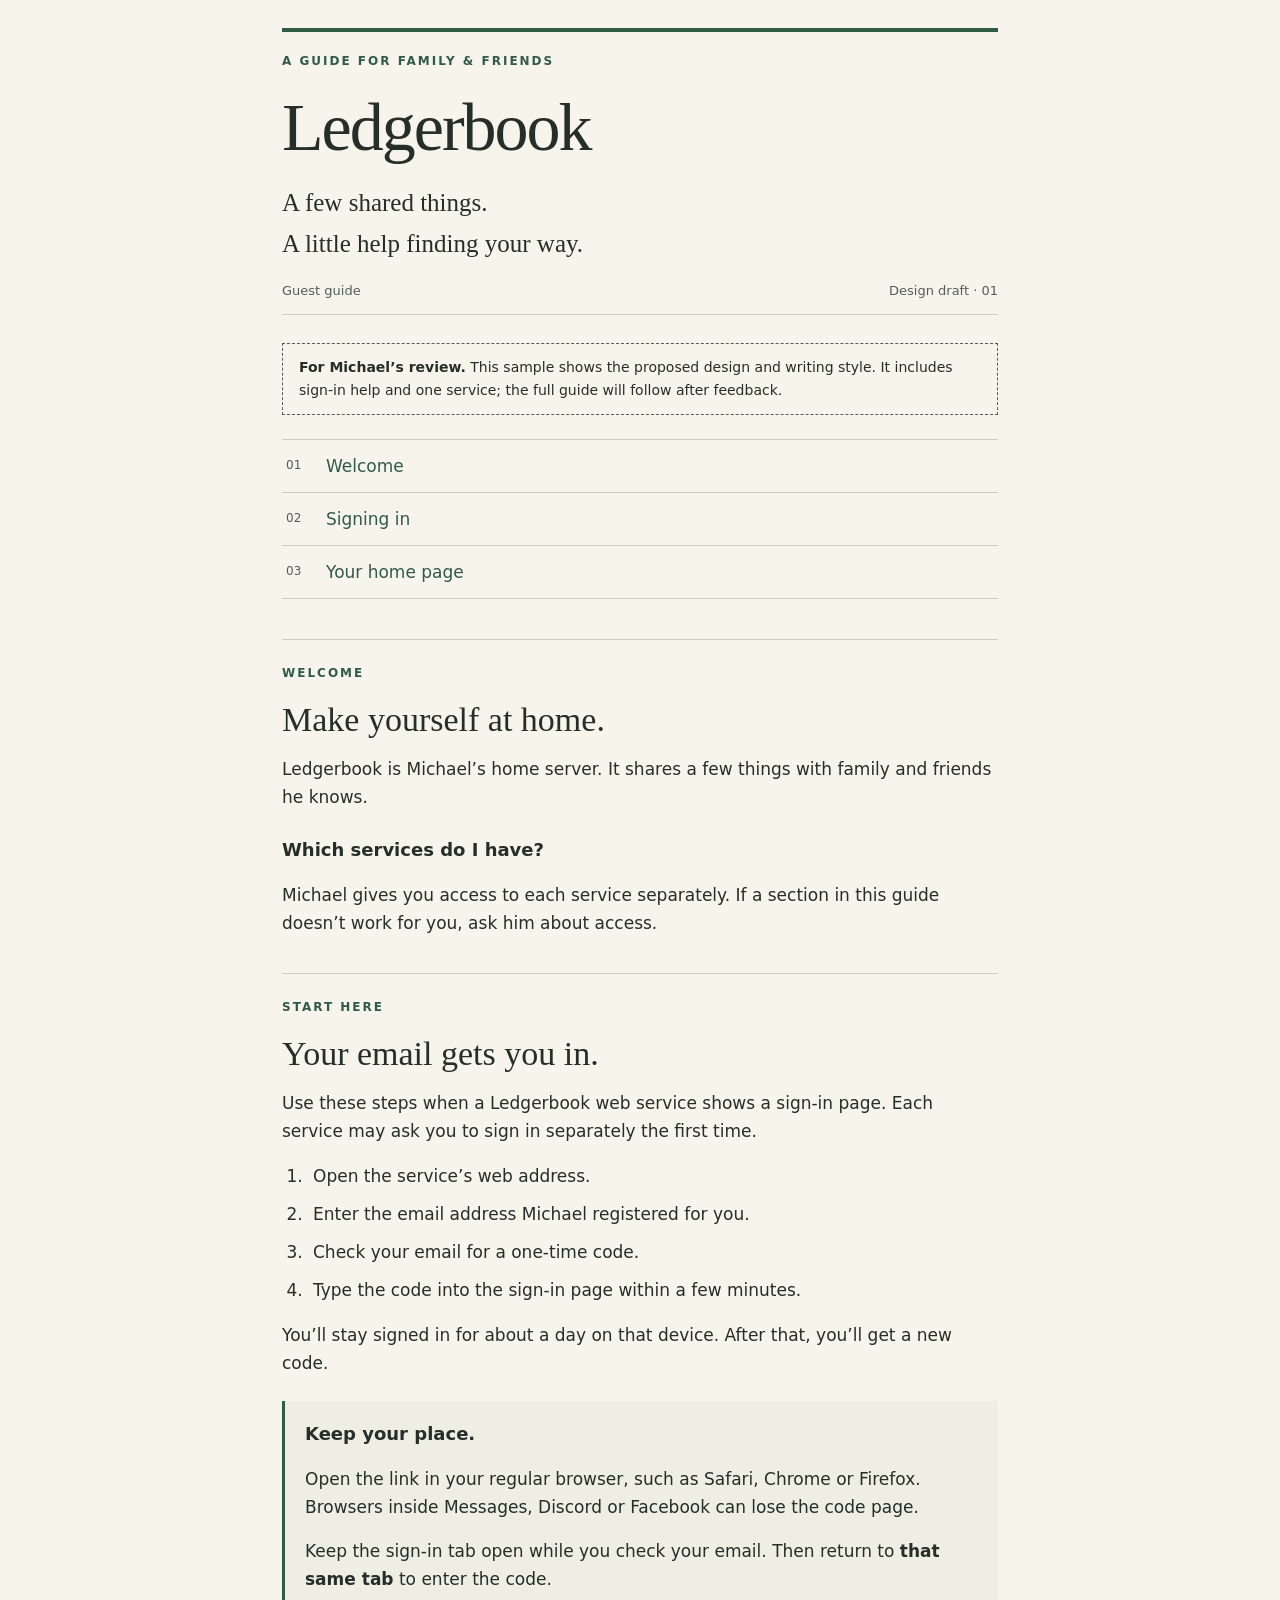
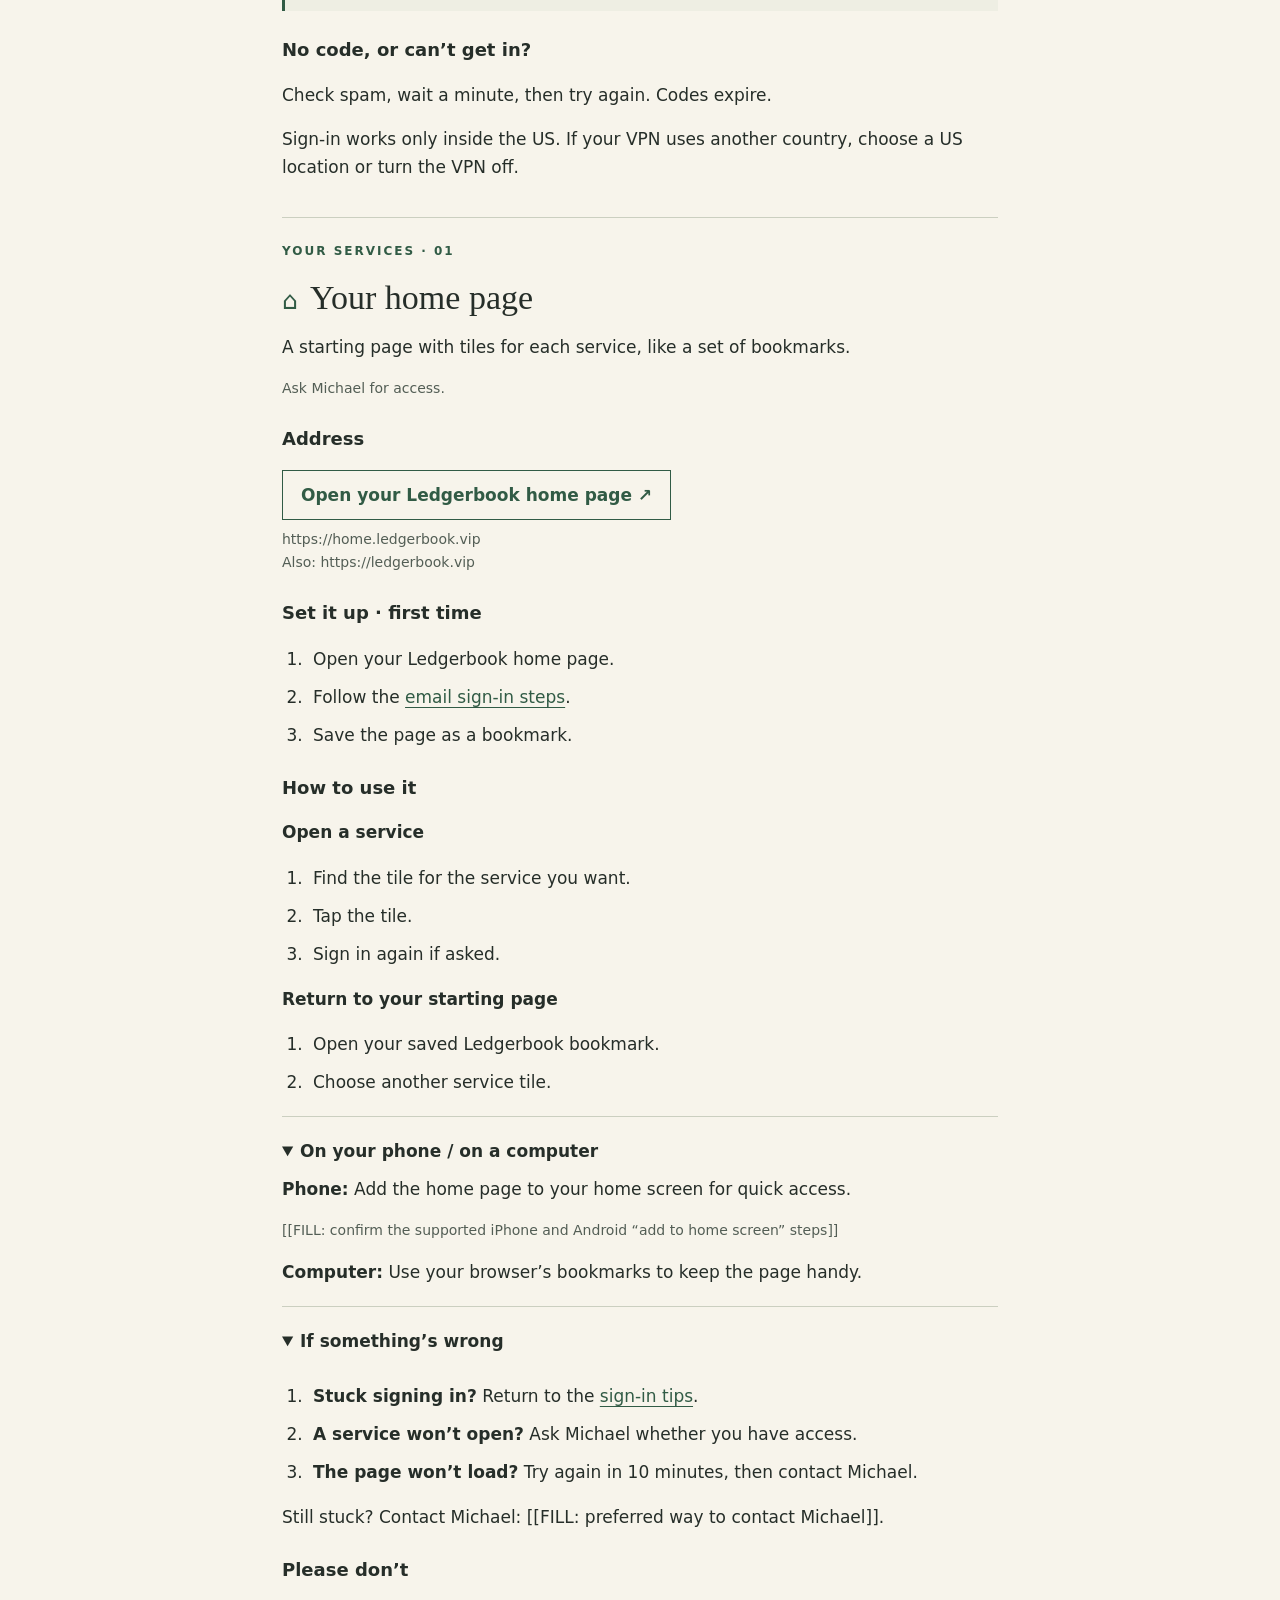
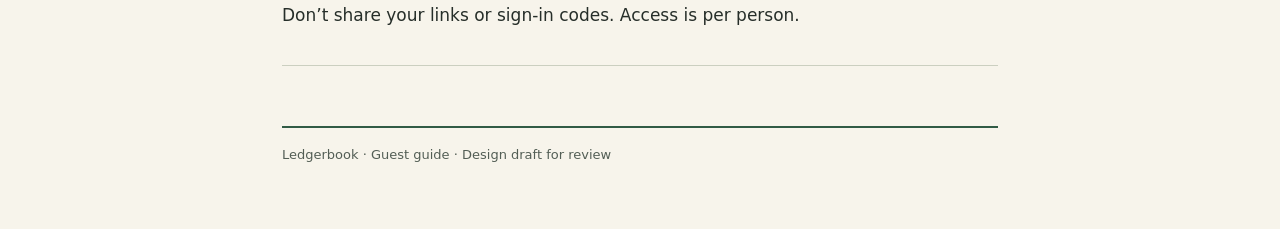
<file: guest-guide/guide-draft.html>
<!doctype html>
<html lang="en">
<head>
<meta charset="utf-8">
<meta name="viewport" content="width=device-width,initial-scale=1">
<meta name="color-scheme" content="light dark">
<title>Ledgerbook — guest guide · design draft</title>
<style>
:root{color-scheme:light dark;--paper:#f7f4eb;--ink:#262e29;--muted:#535e55;--accent:#315b45;--line:#cbcfc0;--panel:#eeeee3}
*{box-sizing:border-box}html{scroll-behavior:smooth}body{margin:0;background:var(--paper);color:var(--ink);font:17px/1.65 system-ui,-apple-system,BlinkMacSystemFont,"Segoe UI",sans-serif}main{max-width:760px;margin:auto;padding:28px 22px 64px}a{color:var(--accent);text-underline-offset:4px;overflow-wrap:anywhere}h1,h2,h3,p{margin:0 0 16px}h1,h2{font-family:Georgia,"Times New Roman",serif;font-weight:normal;line-height:1.15}h1{font-size:clamp(42px,9vw,68px);letter-spacing:-2px}h2{font-size:34px}h3{font-size:18px;margin-top:24px}header{border-top:4px solid var(--accent);padding:20px 0 28px}.eyebrow{font-size:12px;text-transform:uppercase;letter-spacing:2px;font-weight:700;color:var(--accent)}.subtitle{font-family:Georgia,serif;font-size:25px}.draft{border:1px dashed var(--muted);padding:12px 16px;font-size:14px}.meta{display:flex;justify-content:space-between;gap:12px;border-bottom:1px solid var(--line);padding-bottom:12px;font-size:13px;color:var(--muted)}nav{margin:24px 0 40px;border-top:1px solid var(--line)}nav a{display:flex;align-items:center;gap:16px;min-height:52px;padding:12px 4px;border-bottom:1px solid var(--line);text-decoration:none}nav a:hover,nav a:focus-visible{background:var(--panel)}.num{font-size:12px;color:var(--muted);min-width:24px}section{scroll-margin-top:20px;margin:36px 0;padding-top:24px;border-top:1px solid var(--line)}ol{padding-left:26px}li{padding-left:5px;margin:10px 0}.callout{background:var(--panel);border-left:3px solid var(--accent);padding:18px 20px;margin:24px 0}.callout h3{margin-top:0}.callout p:last-child{margin-bottom:0}.button{display:inline-flex;align-items:center;min-height:48px;border:1px solid var(--accent);padding:10px 18px;text-decoration:none;font-weight:600;margin:0 0 8px}.address{font-size:14px;color:var(--muted)}.note{font-size:14px;color:var(--muted)}.service-heading{display:flex;align-items:baseline;gap:12px}.icon{color:var(--accent);font-size:25px}details{border-top:1px solid var(--line);margin-top:20px;padding-top:10px}summary{cursor:pointer;min-height:48px;padding:10px 0;font-weight:650}footer{border-top:2px solid var(--accent);padding-top:16px;color:var(--muted);font-size:13px}a:focus-visible,summary:focus-visible{outline:3px solid var(--accent);outline-offset:4px}
@media(prefers-color-scheme:dark){:root{--paper:#19221d;--ink:#f0eee4;--muted:#b7c3b7;--accent:#a8cfad;--line:#465449;--panel:#263329}}
@media print{@page{size:letter;margin:0.7in}:root{color-scheme:light;--paper:#fff;--ink:#202520;--muted:#485048;--accent:#254a35;--line:#bfc6bc;--panel:#f3f4ef}body{font-size:11pt}main{max-width:none;padding:0}nav,.button{display:none}.svc{break-before:page}h2,h3,summary{break-after:avoid}.callout{break-inside:avoid}a{color:inherit}details::details-content{display:block!important;content-visibility:visible!important}details> :not(summary){display:block!important}summary{list-style:none}summary::marker{content:""}h1{font-size:44pt}}
</style>
</head>
<body>
<main>
<header>
<p class="eyebrow">A guide for family &amp; friends</p>
<h1>Ledgerbook</h1>
<p class="subtitle">A few shared things.<br>A little help finding your way.</p>
<div class="meta"><span>Guest guide</span><span>Design draft · 01</span></div>
</header>
<p class="draft"><strong>For Michael’s review.</strong> This sample shows the proposed design and writing style. It includes sign-in help and one service; the full guide will follow after feedback.</p>
<nav aria-label="In this draft">
<a href="#welcome"><span class="num" aria-hidden="true">01</span>Welcome</a>
<a href="#sign-in"><span class="num" aria-hidden="true">02</span>Signing in</a>
<a href="#home" data-service="home"><span class="num" aria-hidden="true">03</span>Your home page</a>
</nav>
<section id="welcome">
<p class="eyebrow">Welcome</p>
<h2>Make yourself at home.</h2>
<p>Ledgerbook is Michael’s home server. It shares a few things with family and friends he knows.</p>
<h3>Which services do I have?</h3>
<p>Michael gives you access to each service separately. If a section in this guide doesn’t work for you, ask him about access.</p>
</section>
<section id="sign-in">
<p class="eyebrow">Start here</p>
<h2>Your email gets you in.</h2>
<p>Use these steps when a Ledgerbook web service shows a sign-in page. Each service may ask you to sign in separately the first time.</p>
<ol>
<li>Open the service’s web address.</li>
<li>Enter the email address Michael registered for you.</li>
<li>Check your email for a one-time code.</li>
<li>Type the code into the sign-in page within a few minutes.</li>
</ol>
<p>You’ll stay signed in for about a day on that device. After that, you’ll get a new code.</p>
<aside class="callout" aria-label="Sign-in tips">
<h3>Keep your place.</h3>
<p>Open the link in your regular browser, such as Safari, Chrome or Firefox. Browsers inside Messages, Discord or Facebook can lose the code page.</p>
<p>Keep the sign-in tab open while you check your email. Then return to <strong>that same tab</strong> to enter the code.</p>
</aside>
<h3>No code, or can’t get in?</h3>
<p>Check spam, wait a minute, then try again. Codes expire.</p>
<p>Sign-in works only inside the US. If your VPN uses another country, choose a US location or turn the VPN off.</p>
</section>
<section class="svc" id="home" data-service="home" data-summary="A starting page with tiles for your services.">
<p class="eyebrow">Your services · 01</p>
<div class="service-heading"><span class="icon" aria-hidden="true">⌂</span><h2>Your home page</h2></div>
<p>A starting page with tiles for each service, like a set of bookmarks.</p>
<p class="note">Ask Michael for access.</p>
<h3>Address</h3>
<a class="button" href="https://home.ledgerbook.vip">Open your Ledgerbook home page ↗</a>
<p class="address">https://home.ledgerbook.vip<br>Also: https://ledgerbook.vip</p>
<h3>Set it up · first time</h3>
<ol><li>Open your Ledgerbook home page.</li><li>Follow the <a href="#sign-in">email sign-in steps</a>.</li><li>Save the page as a bookmark.</li></ol>
<h3>How to use it</h3>
<p><strong>Open a service</strong></p>
<ol><li>Find the tile for the service you want.</li><li>Tap the tile.</li><li>Sign in again if asked.</li></ol>
<p><strong>Return to your starting page</strong></p>
<ol><li>Open your saved Ledgerbook bookmark.</li><li>Choose another service tile.</li></ol>
<details open>
<summary>On your phone / on a computer</summary>
<p><strong>Phone:</strong> Add the home page to your home screen for quick access.</p>
<p class="note">[[FILL: confirm the supported iPhone and Android “add to home screen” steps]]</p>
<p><strong>Computer:</strong> Use your browser’s bookmarks to keep the page handy.</p>
</details>
<details open>
<summary>If something’s wrong</summary>
<ol><li><strong>Stuck signing in?</strong> Return to the <a href="#sign-in">sign-in tips</a>.</li><li><strong>A service won’t open?</strong> Ask Michael whether you have access.</li><li><strong>The page won’t load?</strong> Try again in 10 minutes, then contact Michael.</li></ol>
<p>Still stuck? Contact Michael: [[FILL: preferred way to contact Michael]].</p>
</details>
<h3>Please don’t</h3>
<p>Don’t share your links or sign-in codes. Access is per person.</p>
</section>
<section id="other-services"></section>
<footer>Ledgerbook · Guest guide · Design draft for review</footer>
</main>
</body>
</html>
</file>
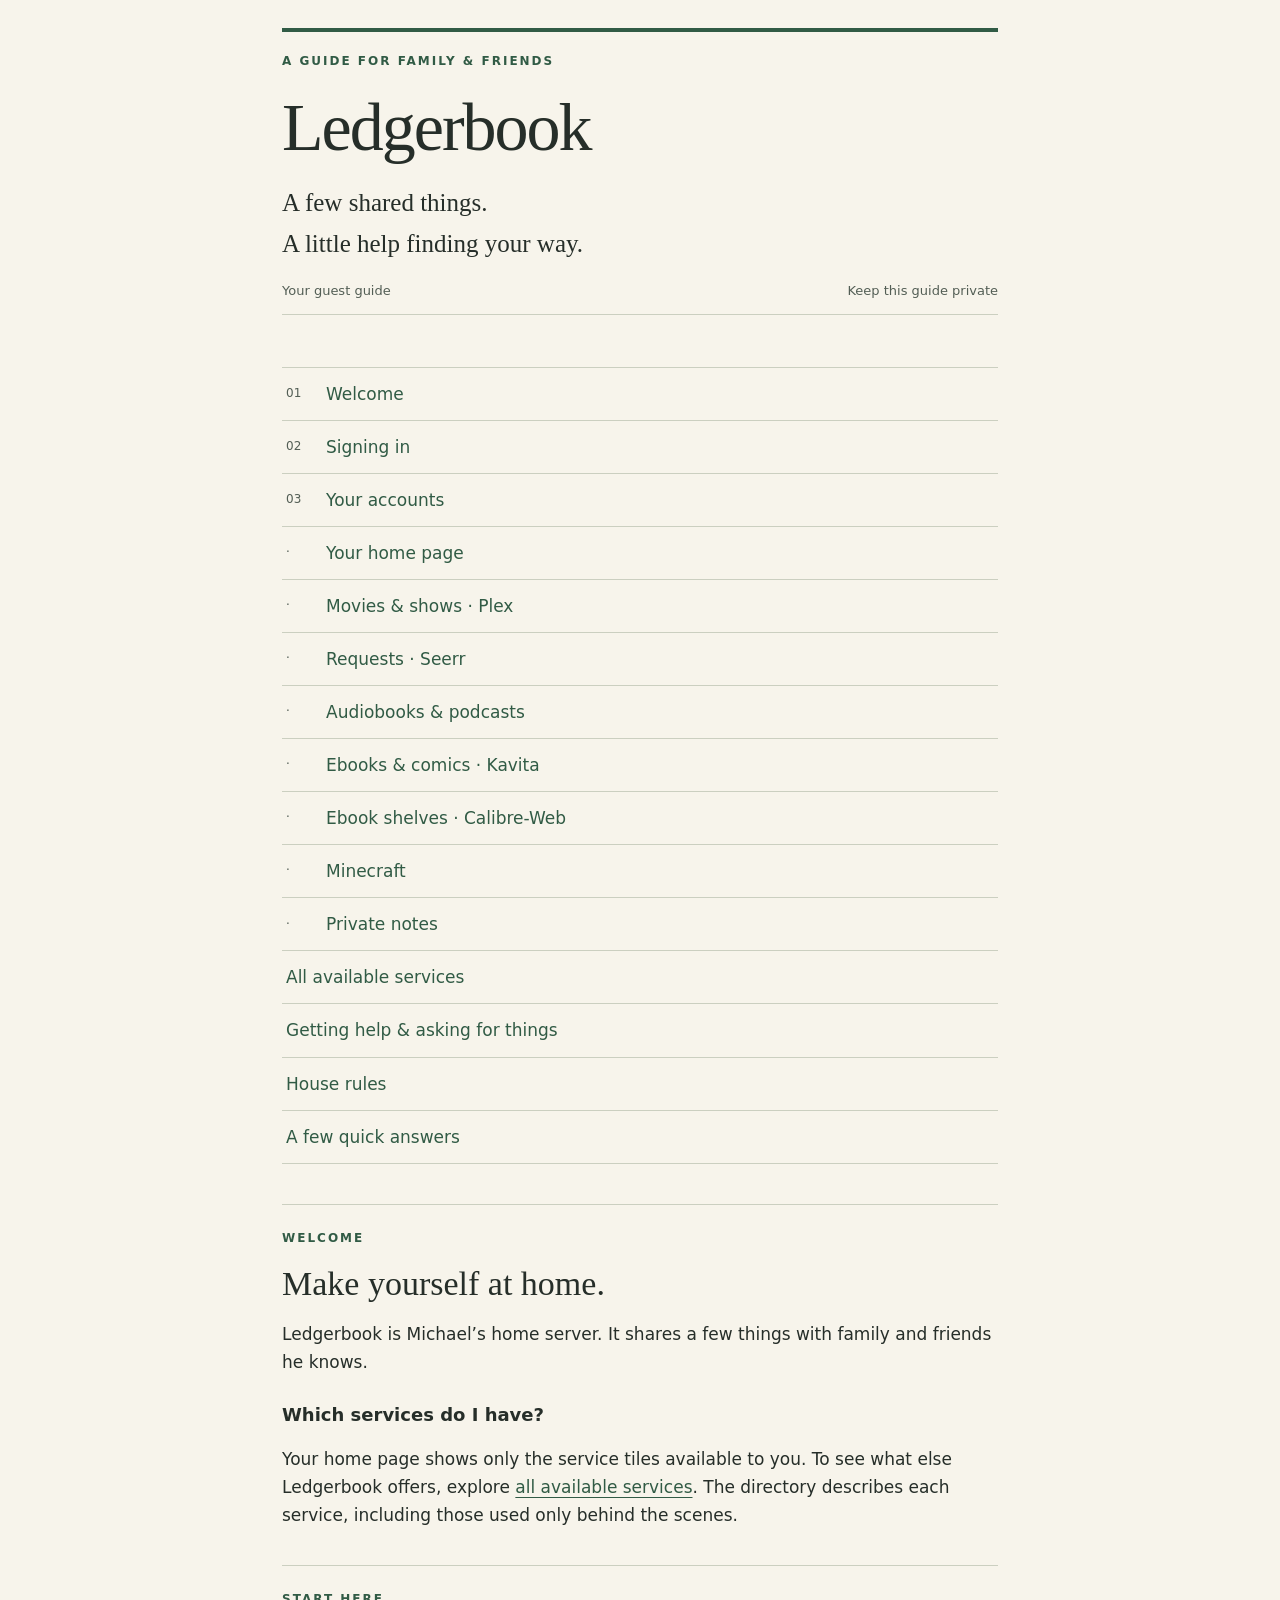
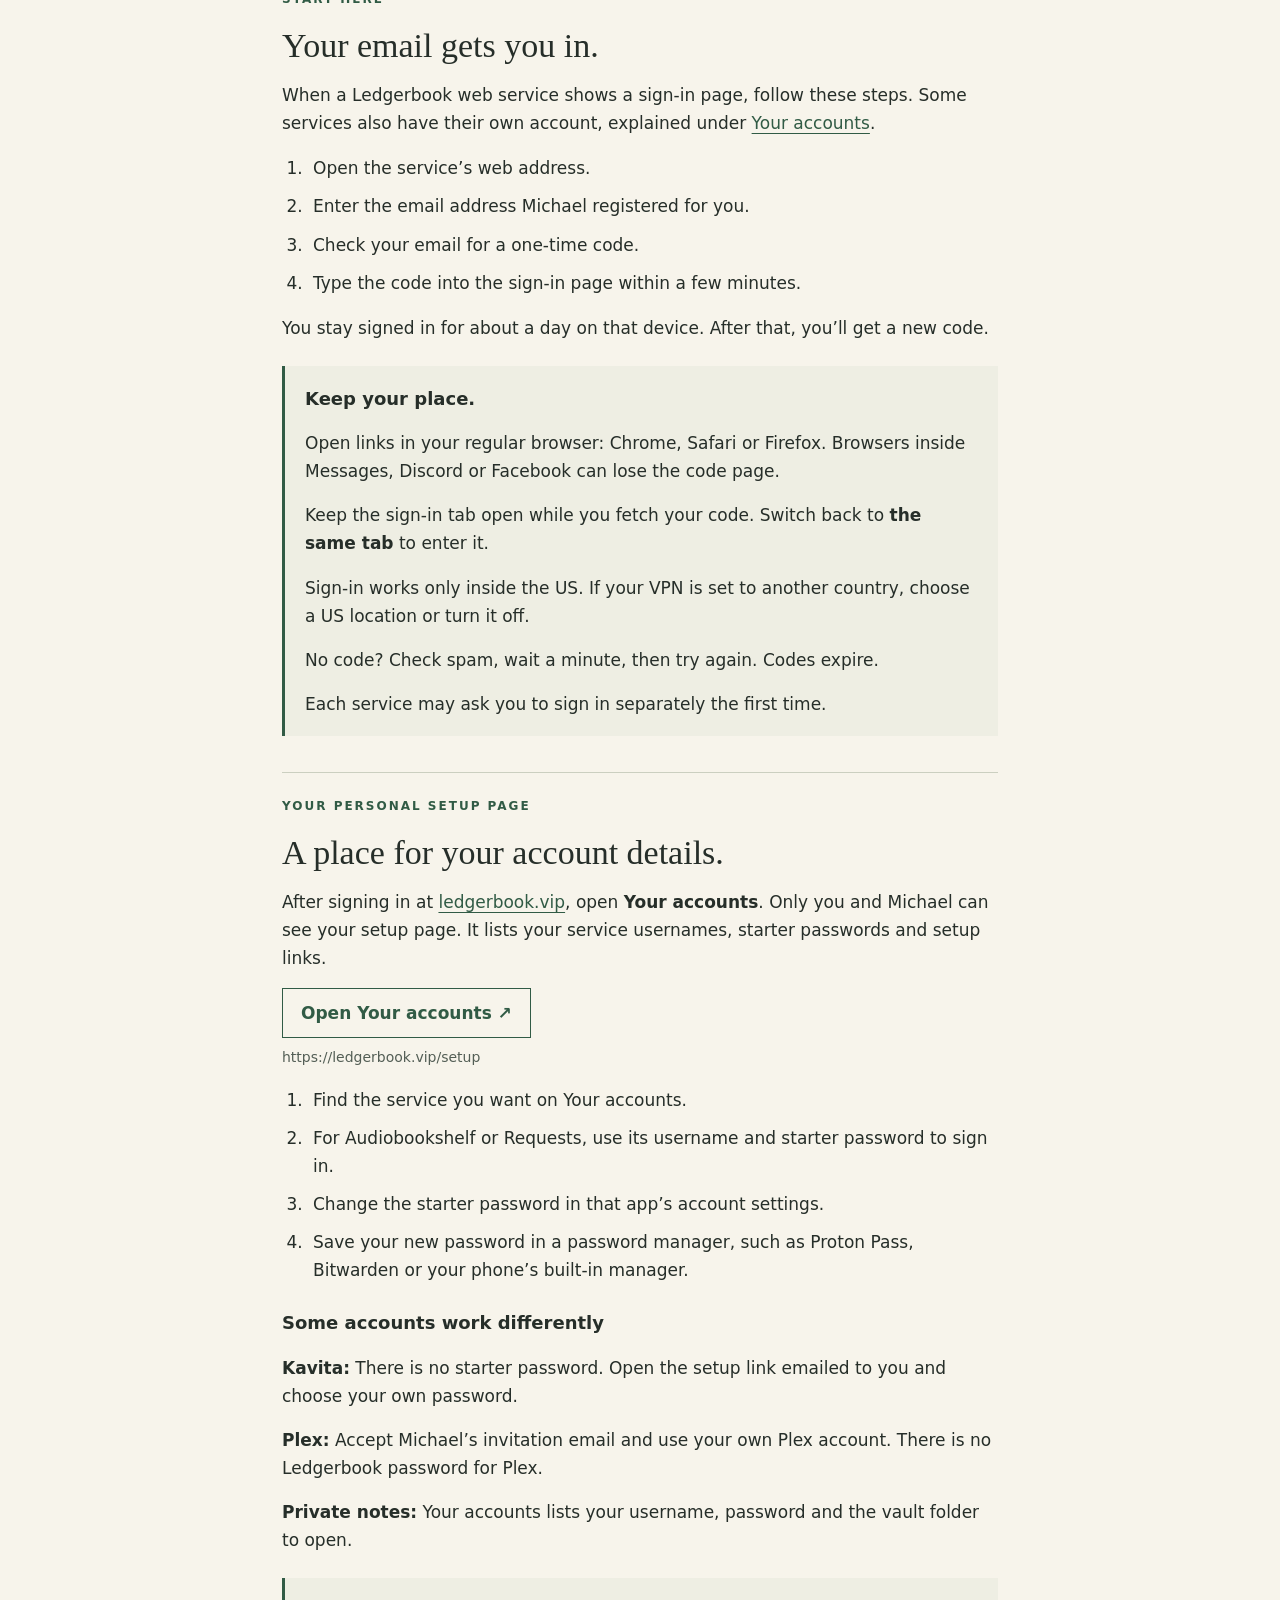
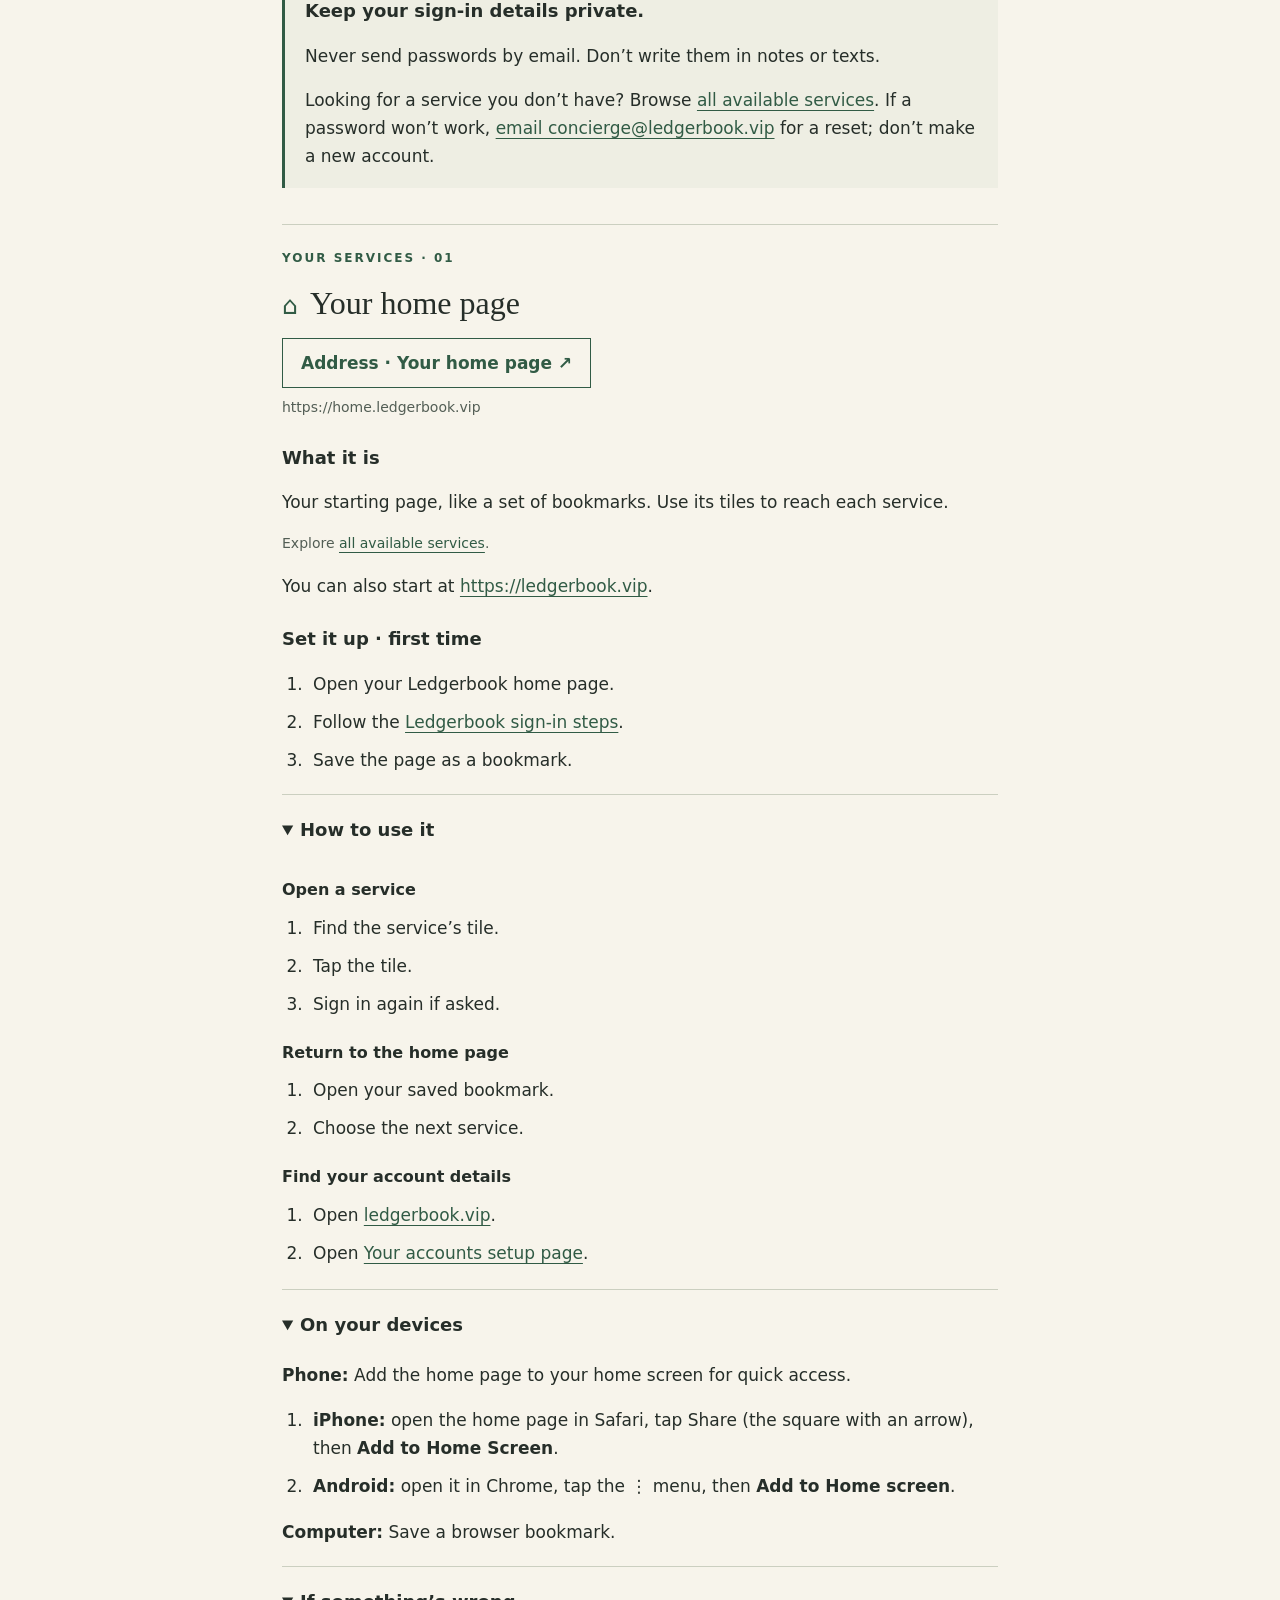
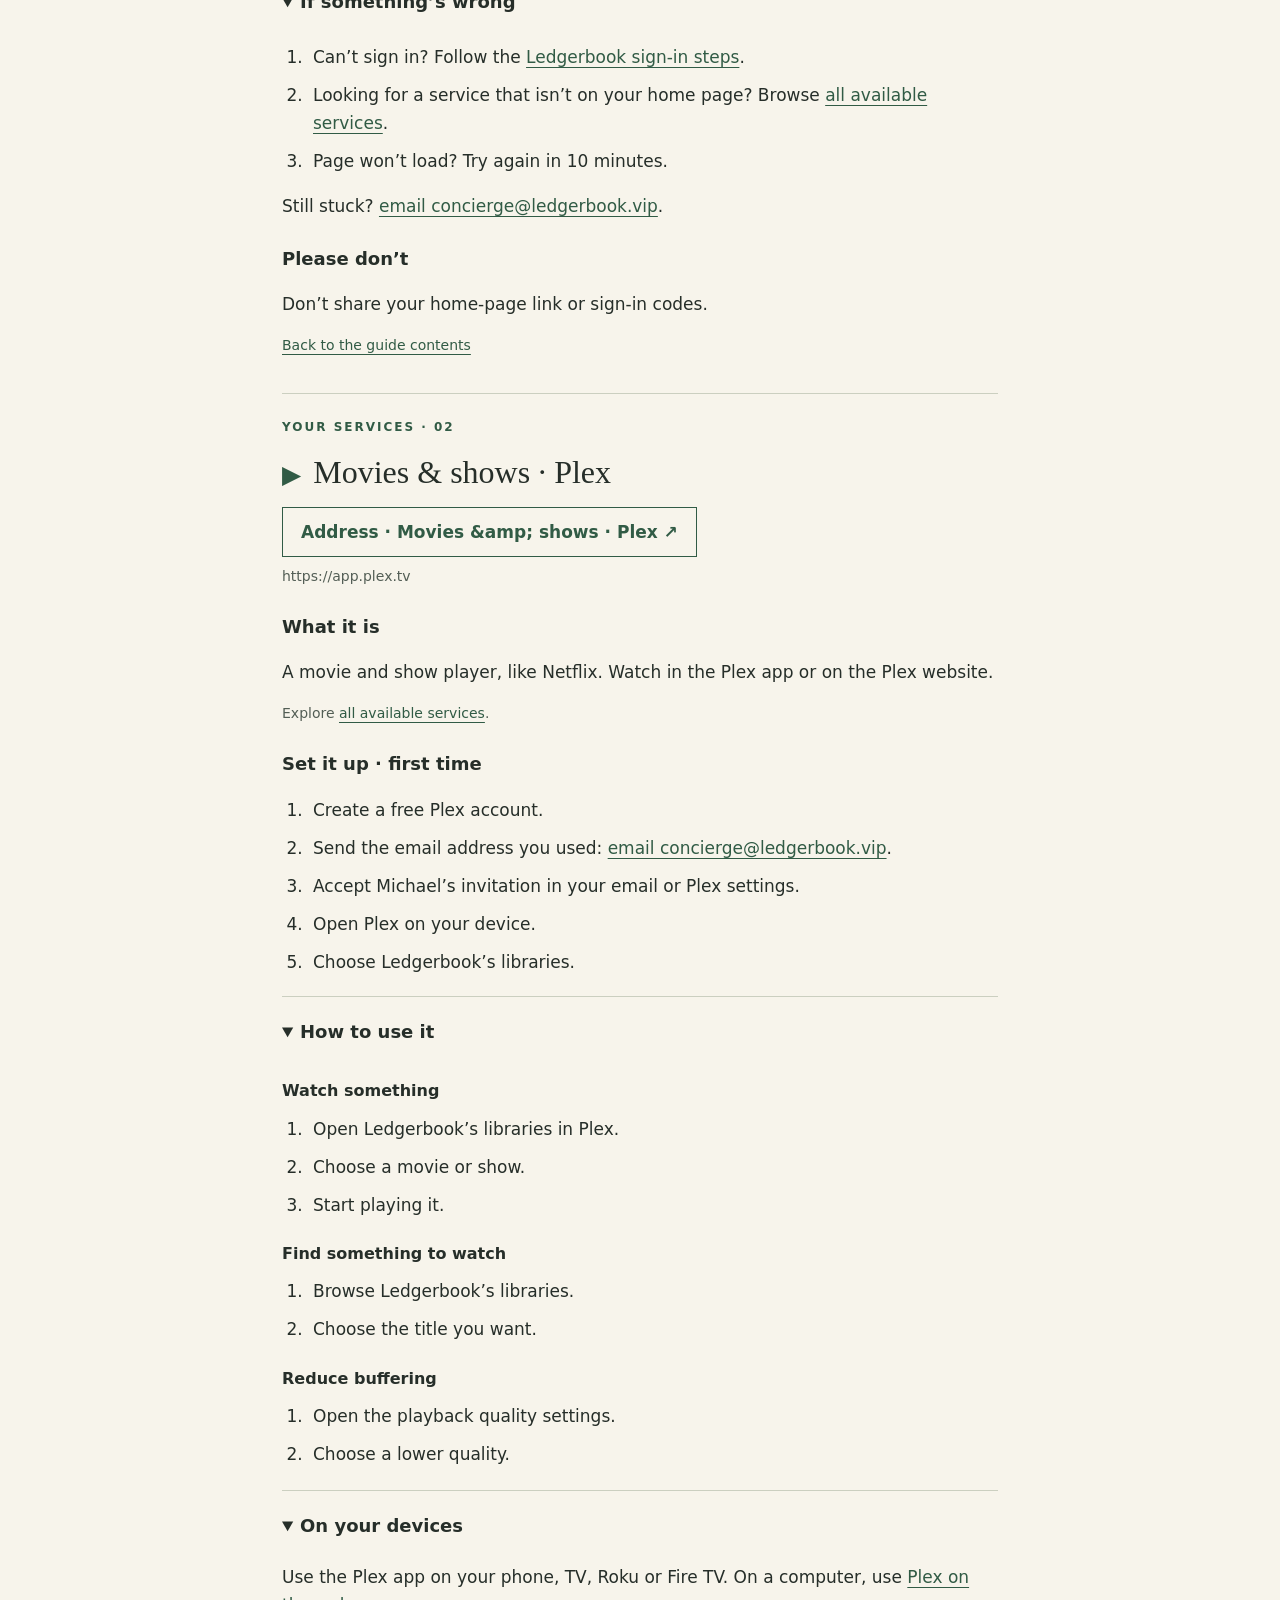
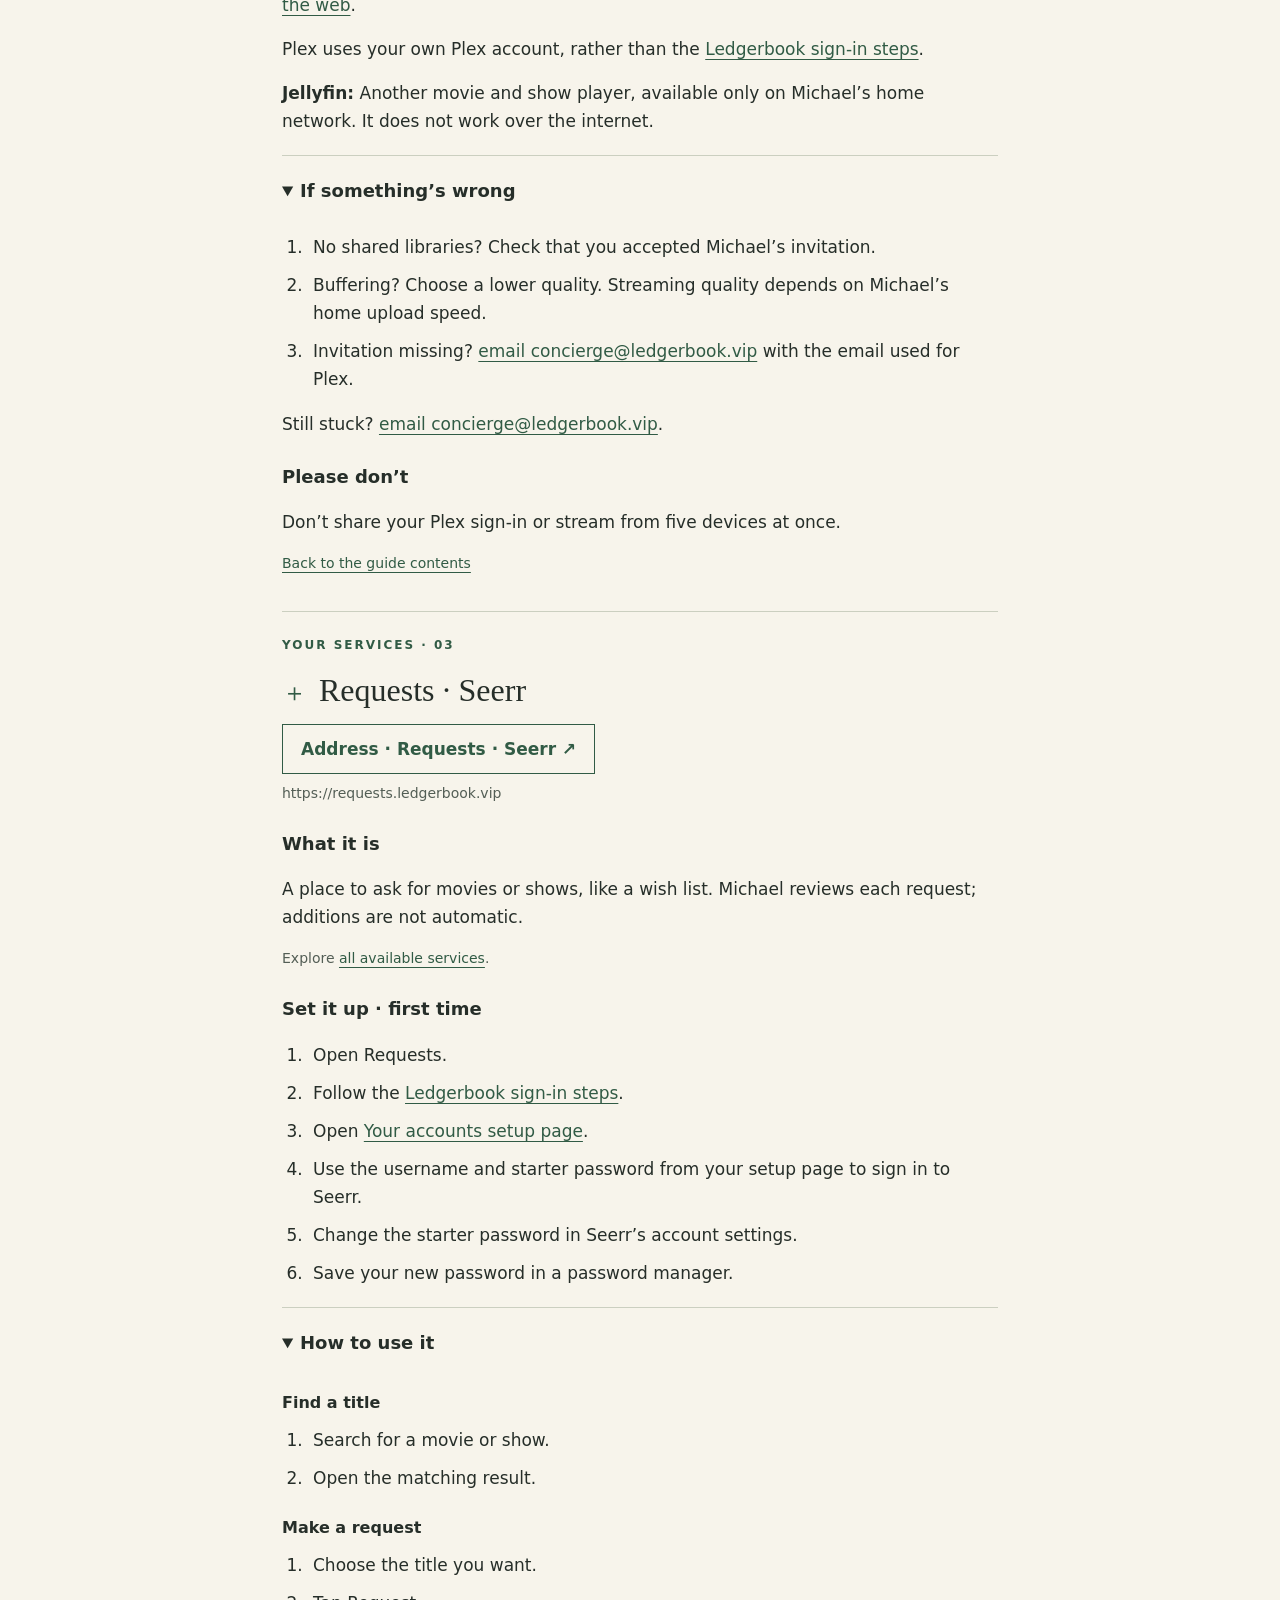
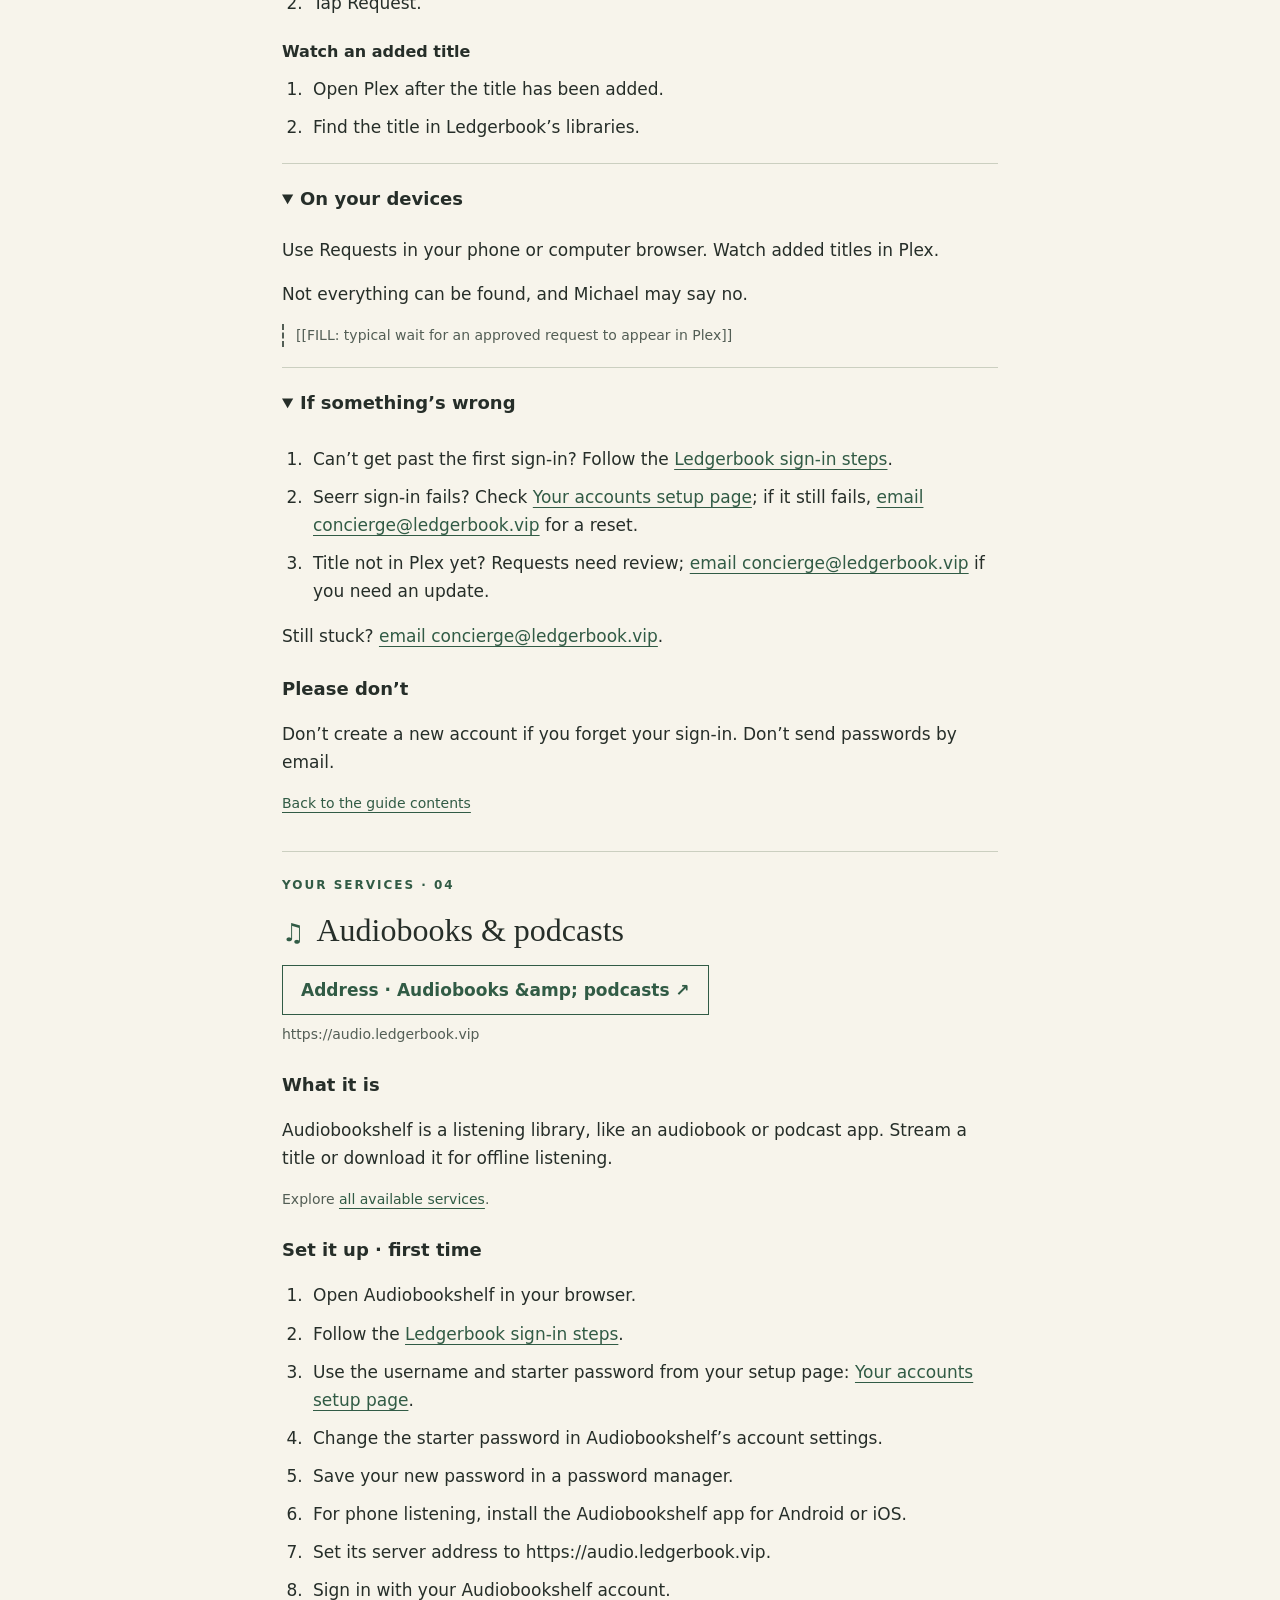
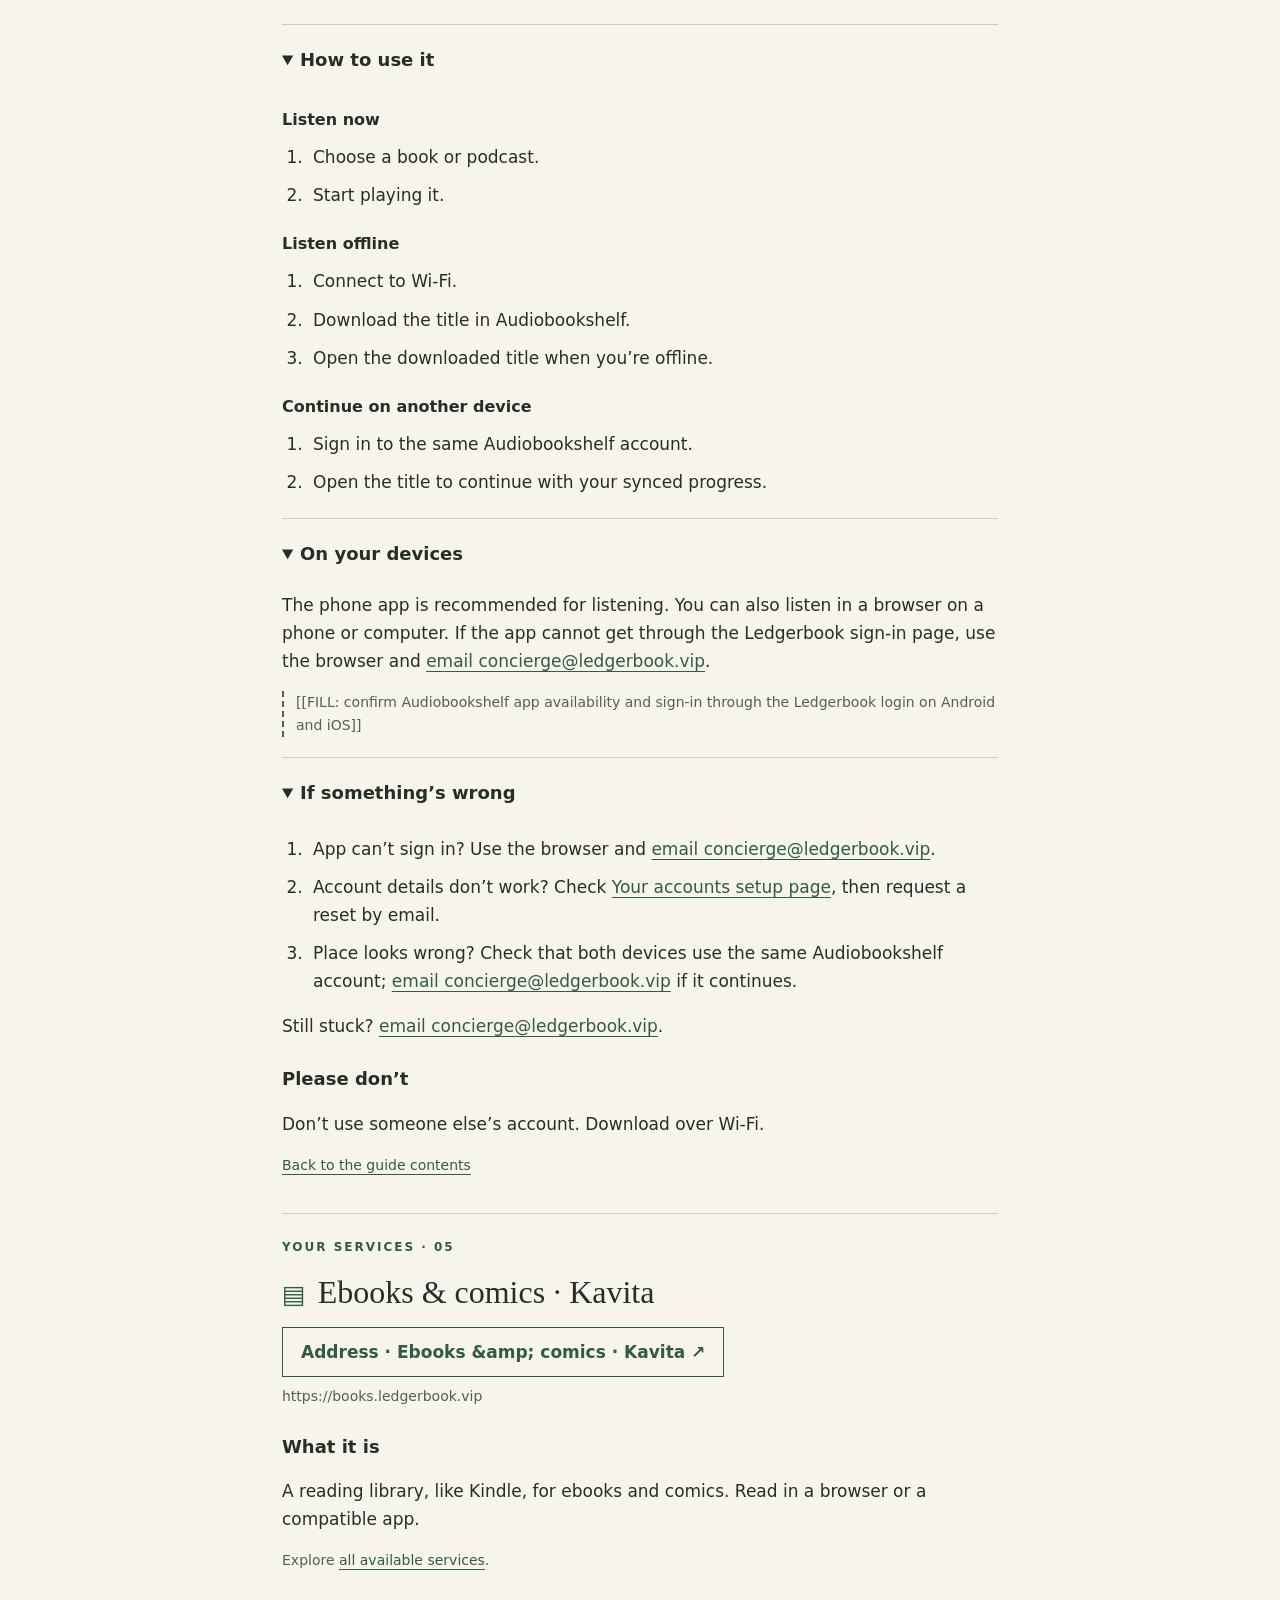
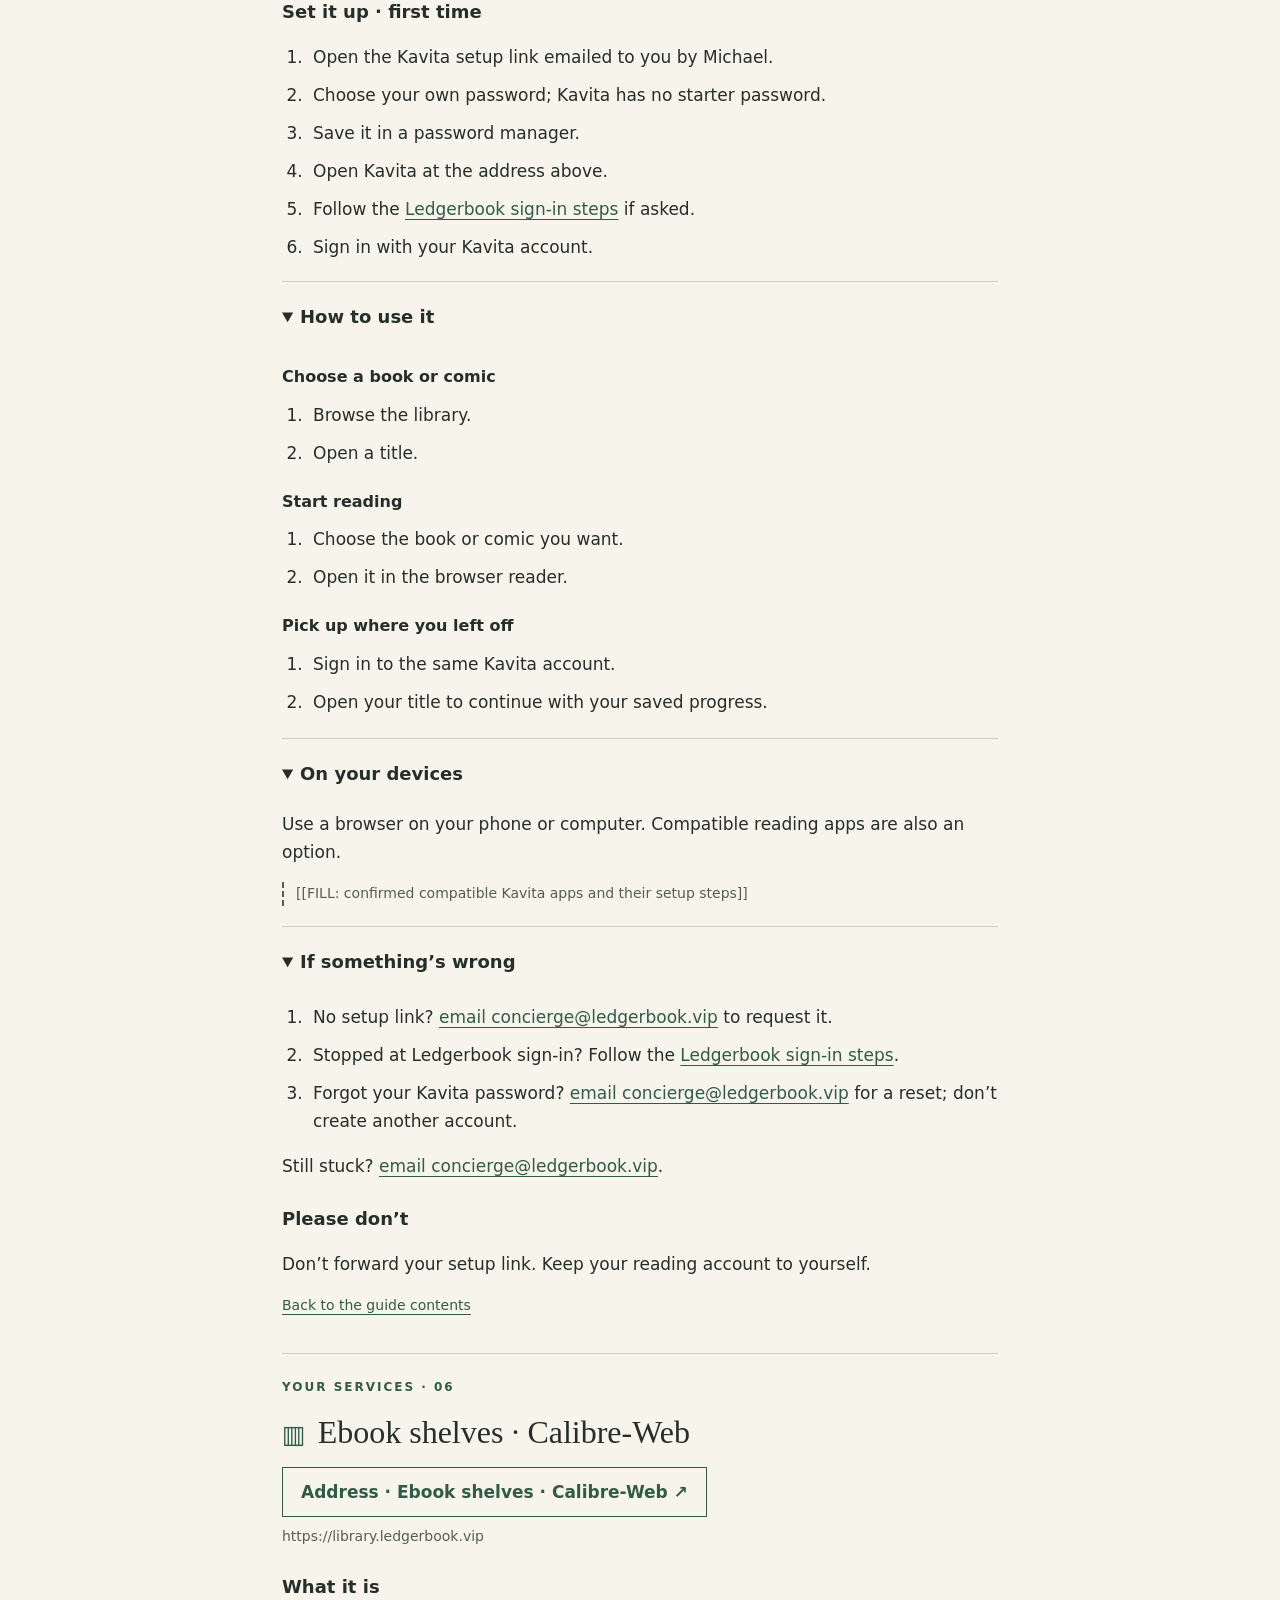
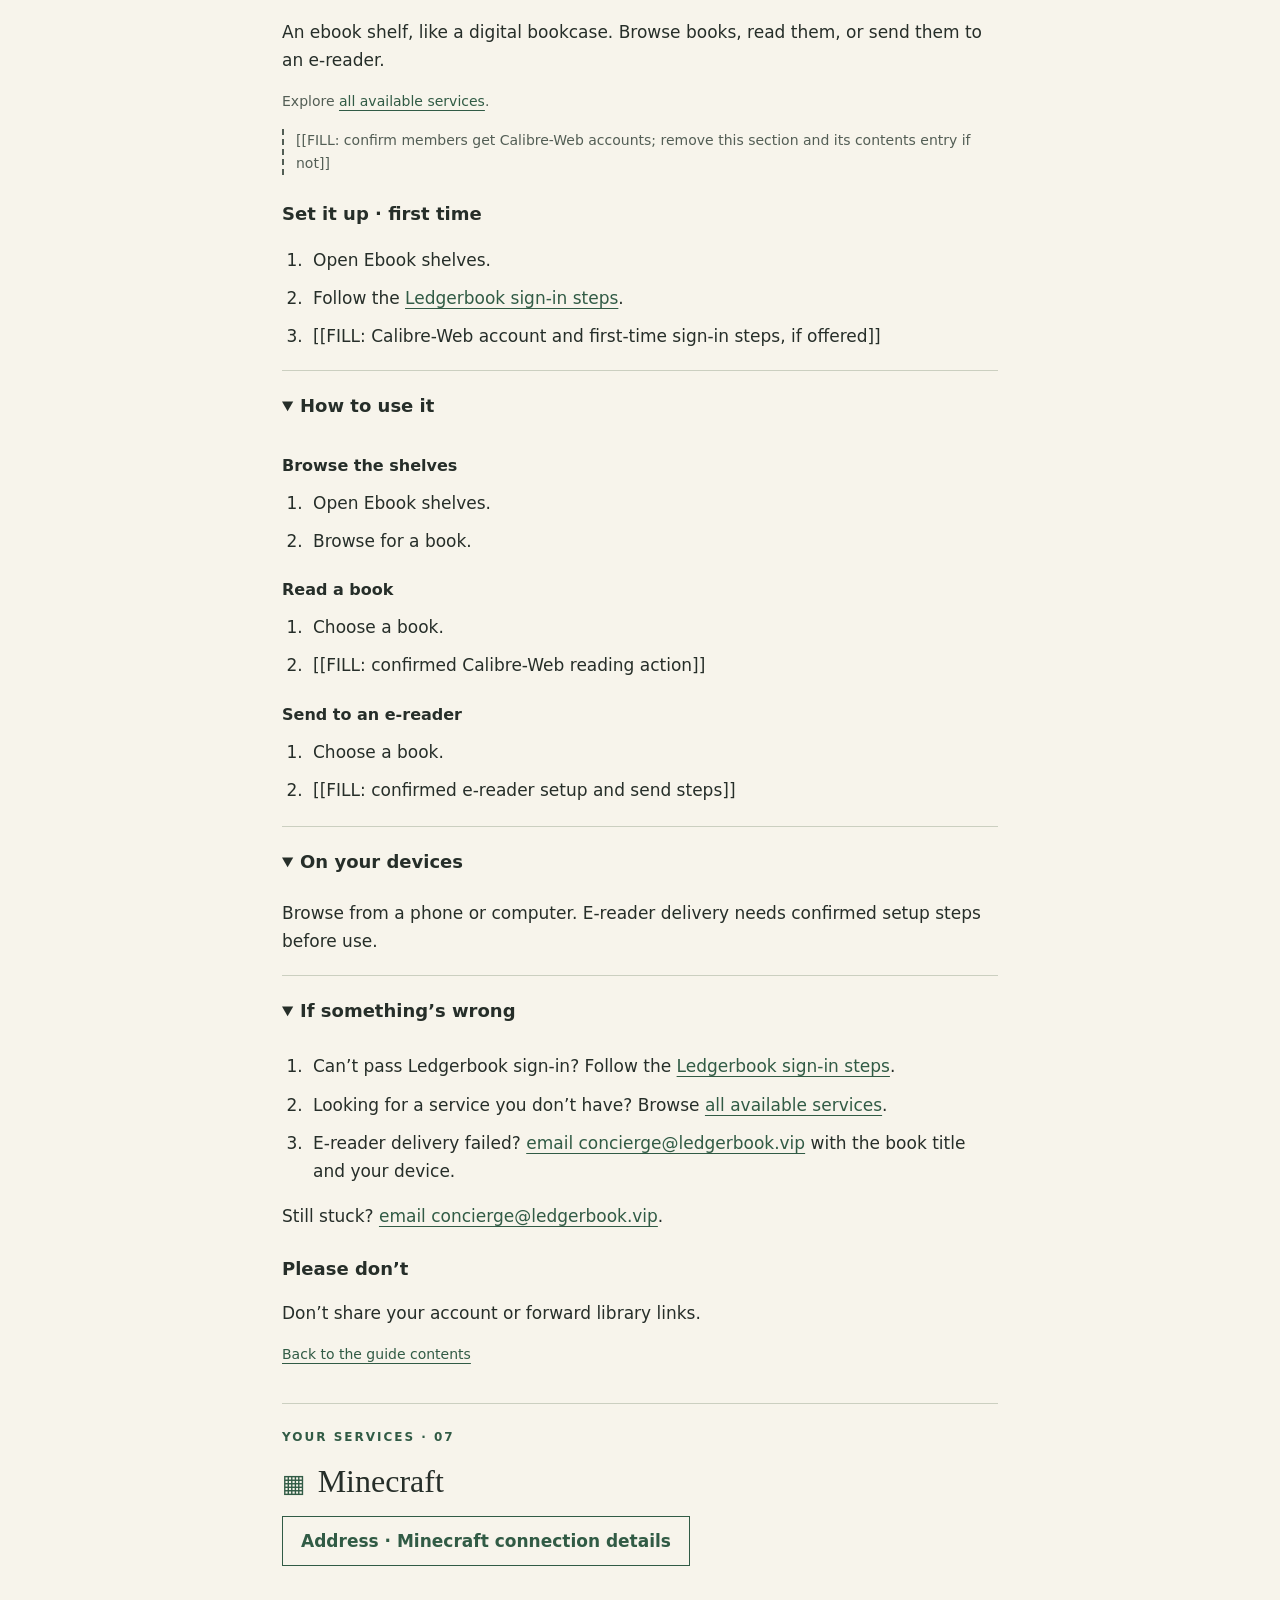
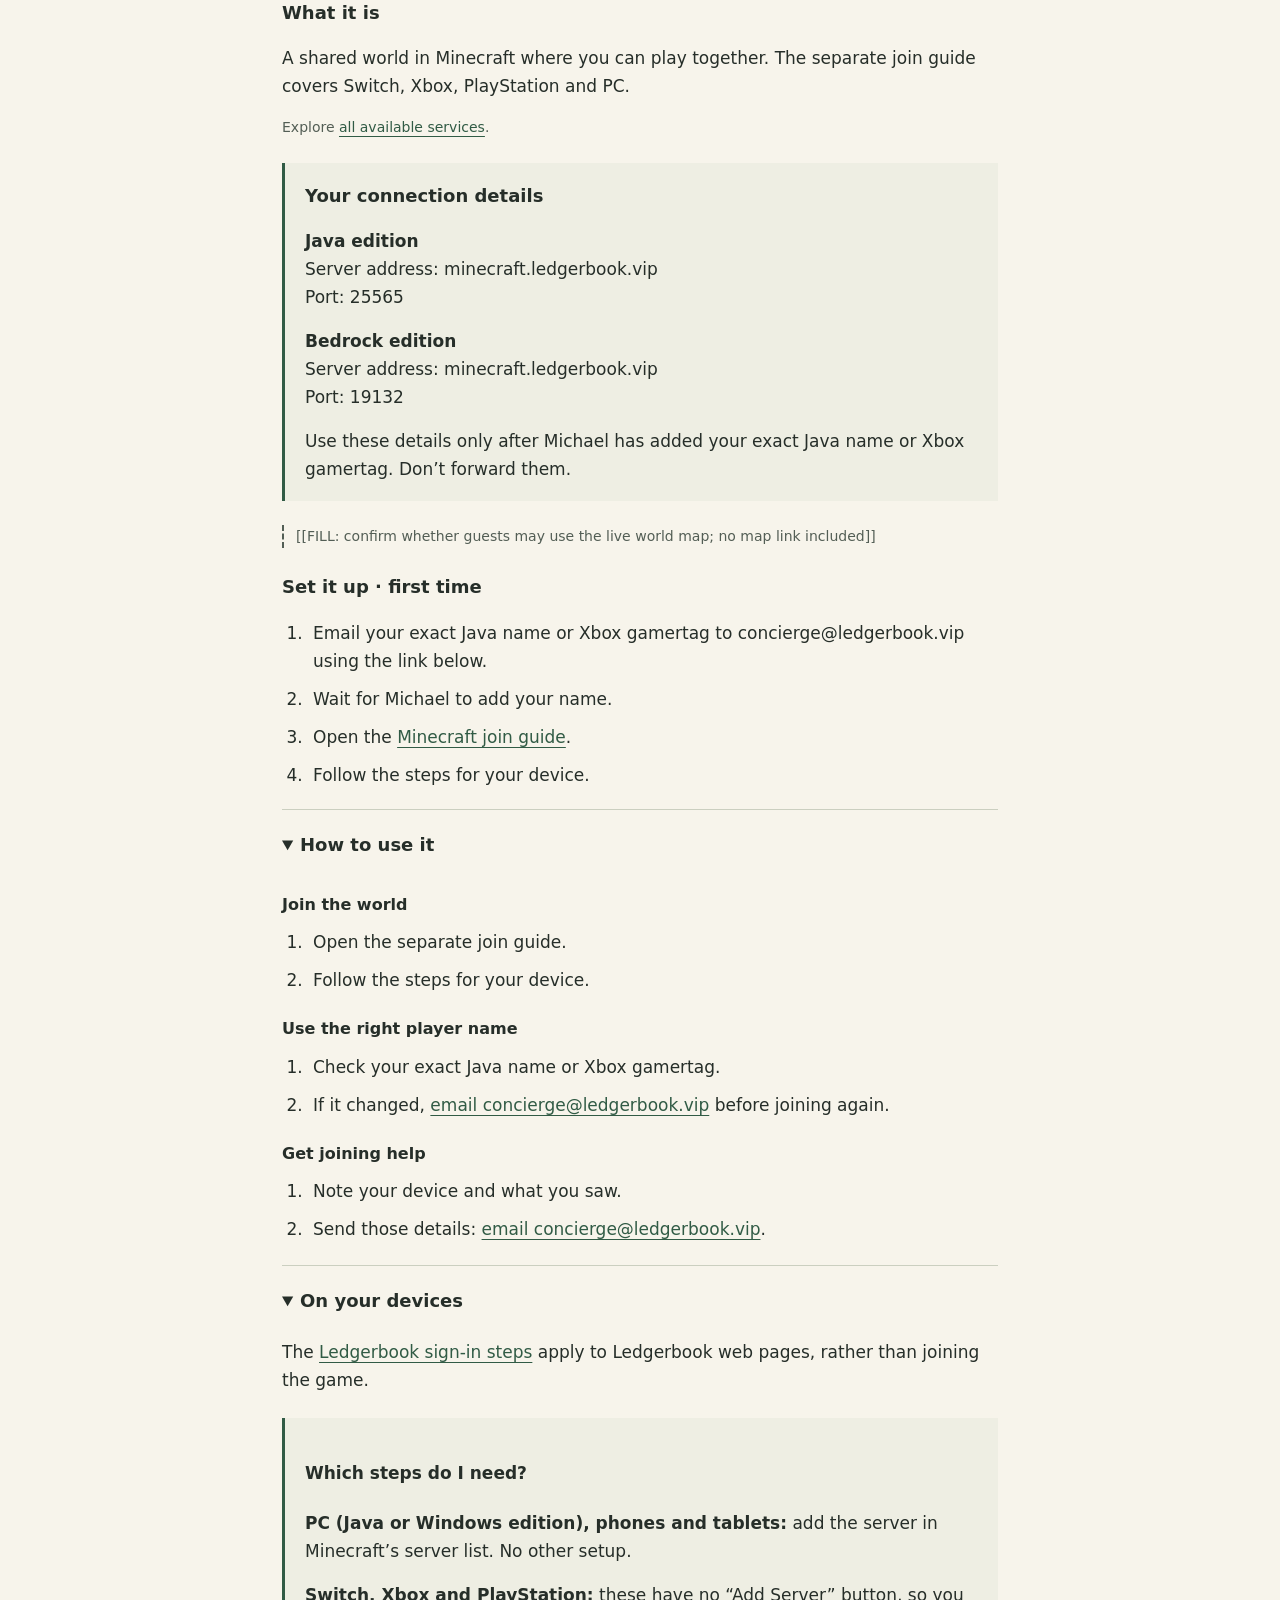
<file: guest-guide/guide.html>
<!doctype html>
<html lang="en"><head><meta charset="utf-8"><meta name="viewport" content="width=device-width,initial-scale=1"><meta name="color-scheme" content="light dark"><title>Ledgerbook · Your guest guide</title><style>
:root{color-scheme:light dark;--paper:#f7f4eb;--ink:#262e29;--muted:#535e55;--accent:#315b45;--line:#cbcfc0;--panel:#eeeee3}
*{box-sizing:border-box}html{scroll-behavior:smooth}body{margin:0;background:var(--paper);color:var(--ink);font:17px/1.65 system-ui,-apple-system,BlinkMacSystemFont,"Segoe UI",sans-serif}main{max-width:760px;margin:auto;padding:28px 22px 64px}a{color:var(--accent);text-underline-offset:4px;overflow-wrap:anywhere}h1,h2,h3,p{margin:0 0 16px}h1,h2{font-family:Georgia,"Times New Roman",serif;font-weight:normal;line-height:1.15}h1{font-size:clamp(42px,9vw,68px);letter-spacing:-2px}h2{font-size:34px}h3{font-size:18px;margin-top:24px}header{border-top:4px solid var(--accent);padding:20px 0 28px}.eyebrow{font-size:12px;text-transform:uppercase;letter-spacing:2px;font-weight:700;color:var(--accent)}.subtitle{font-family:Georgia,serif;font-size:25px}.draft{border:1px dashed var(--muted);padding:12px 16px;font-size:14px}.meta{display:flex;justify-content:space-between;gap:12px;border-bottom:1px solid var(--line);padding-bottom:12px;font-size:13px;color:var(--muted)}nav{margin:24px 0 40px;border-top:1px solid var(--line)}nav a{display:flex;align-items:center;gap:16px;min-height:52px;padding:12px 4px;border-bottom:1px solid var(--line);text-decoration:none}nav a:hover,nav a:focus-visible{background:var(--panel)}.num{font-size:12px;color:var(--muted);min-width:24px}section{scroll-margin-top:20px;margin:36px 0;padding-top:24px;border-top:1px solid var(--line)}ol{padding-left:26px}li{padding-left:5px;margin:10px 0}.callout{background:var(--panel);border-left:3px solid var(--accent);padding:18px 20px;margin:24px 0}.callout h3{margin-top:0}.callout p:last-child{margin-bottom:0}.button{display:inline-flex;align-items:center;min-height:48px;border:1px solid var(--accent);padding:10px 18px;text-decoration:none;font-weight:600;margin:0 0 8px}.address{font-size:14px;color:var(--muted)}.note{font-size:14px;color:var(--muted)}.service-heading{display:flex;align-items:baseline;gap:12px}.icon{color:var(--accent);font-size:25px}details{border-top:1px solid var(--line);margin-top:20px;padding-top:10px}summary{cursor:pointer;min-height:48px;padding:10px 0;font-weight:650}footer{border-top:2px solid var(--accent);padding-top:16px;color:var(--muted);font-size:13px}a:focus-visible,summary:focus-visible{outline:3px solid var(--accent);outline-offset:4px}
@media(prefers-color-scheme:dark){:root{--paper:#19221d;--ink:#f0eee4;--muted:#b7c3b7;--accent:#a8cfad;--line:#465449;--panel:#263329}}
@media print{@page{size:letter;margin:0.7in}:root{color-scheme:light;--paper:#fff;--ink:#202520;--muted:#485048;--accent:#254a35;--line:#bfc6bc;--panel:#f3f4ef}body{font-size:11pt}main{max-width:none;padding:0}nav,.button{display:none}.svc{break-before:page}h2,h3,summary{break-after:avoid}.callout{break-inside:avoid}a{color:inherit}details::details-content{display:block!important;content-visibility:visible!important}details> :not(summary){display:block!important}summary{list-style:none}summary::marker{content:""}h1{font-size:44pt}}

.task{margin:22px 0}.task h4{font-size:16px;margin:0 0 4px}.task ol{margin-top:4px}.pending{border-left:2px dashed var(--muted);padding-left:12px;font-size:14px;color:var(--muted)}.template{white-space:pre-wrap;overflow-wrap:anywhere;border:1px solid var(--line);padding:16px;font:inherit}.svc h2{font-size:32px}#other-services:empty{display:none}.back{font-size:14px}.skip{position:absolute;left:-10000px}.skip:focus{position:static}summary h3{display:inline;font-size:18px}details[open] summary{margin-bottom:12px}.index-label{margin-top:24px}.catalog{margin:24px 0}.catalog-item{padding:18px 0;border-top:1px solid var(--line);break-inside:avoid}.catalog-item:last-child{border-bottom:1px solid var(--line)}.catalog dt{font-weight:650}.catalog dd{margin:4px 0 0}.catalog-label{display:block;font-size:13px;color:var(--muted);margin-bottom:6px}.address{overflow-wrap:anywhere}
@media print{body{font-size:10pt;line-height:1.45}h3{margin-top:14px}p{margin-bottom:10px}li{margin:5px 0}.task{margin:14px 0}.callout{padding:12px 16px;margin:16px 0}.skip,.back{display:none}section{margin:22px 0}header{break-after:avoid}h1,h2,h3,h4{break-after:avoid}details{break-inside:auto}summary{min-height:0;padding:4px 0}.address{font-size:10pt}.task{break-inside:avoid}.template{break-inside:avoid}footer{margin-top:24px}}
</style></head><body><a class="skip" href="#contents">Skip to guide contents</a><main><header><p class="eyebrow">A guide for family &amp; friends</p><h1>Ledgerbook</h1><p class="subtitle">A few shared things.<br>A little help finding your way.</p><div class="meta"><span>Your guest guide</span><span>Keep this guide private</span></div></header><nav id="contents" aria-label="Guide contents"><a href="#welcome"><span class="num" aria-hidden="true">01</span>Welcome</a><a href="#sign-in"><span class="num" aria-hidden="true">02</span>Signing in</a><a href="#accounts"><span class="num" aria-hidden="true">03</span>Your accounts</a><a href="#home" data-service="home"><span class="num" aria-hidden="true">·</span>Your home page</a><a href="#plex" data-service="plex"><span class="num" aria-hidden="true">·</span>Movies &amp; shows · Plex</a><a href="#requests" data-service="requests"><span class="num" aria-hidden="true">·</span>Requests · Seerr</a><a href="#audio" data-service="audio"><span class="num" aria-hidden="true">·</span>Audiobooks &amp; podcasts</a><a href="#books" data-service="books"><span class="num" aria-hidden="true">·</span>Ebooks &amp; comics · Kavita</a><a href="#library" data-service="library"><span class="num" aria-hidden="true">·</span>Ebook shelves · Calibre-Web</a><a href="#minecraft" data-service="minecraft"><span class="num" aria-hidden="true">·</span>Minecraft</a><a href="#notes" data-service="notes"><span class="num" aria-hidden="true">·</span>Private notes</a><a href="#service-directory">All available services</a><a href="#help">Getting help &amp; asking for things</a><a href="#rules">House rules</a><a href="#faq">A few quick answers</a></nav><section id="welcome"><p class="eyebrow">Welcome</p><h2>Make yourself at home.</h2><p>Ledgerbook is Michael’s home server. It shares a few things with family and friends he knows.</p><h3>Which services do I have?</h3><p>Your home page shows only the service tiles available to you. To see what else Ledgerbook offers, explore <a href="#service-directory">all available services</a>. The directory describes each service, including those used only behind the scenes.</p></section><section id="sign-in"><p class="eyebrow">Start here</p><h2>Your email gets you in.</h2><p>When a Ledgerbook web service shows a sign-in page, follow these steps. Some services also have their own account, explained under <a href="#accounts">Your accounts</a>.</p><ol><li>Open the service’s web address.</li><li>Enter the email address Michael registered for you.</li><li>Check your email for a one-time code.</li><li>Type the code into the sign-in page within a few minutes.</li></ol><p>You stay signed in for about a day on that device. After that, you’ll get a new code.</p><aside class="callout"><h3>Keep your place.</h3><p>Open links in your regular browser: Chrome, Safari or Firefox. Browsers inside Messages, Discord or Facebook can lose the code page.</p><p>Keep the sign-in tab open while you fetch your code. Switch back to <strong>the same tab</strong> to enter it.</p><p>Sign-in works only inside the US. If your VPN is set to another country, choose a US location or turn it off.</p><p>No code? Check spam, wait a minute, then try again. Codes expire.</p><p>Each service may ask you to sign in separately the first time.</p></aside></section><section id="accounts"><p class="eyebrow">Your personal setup page</p><h2>A place for your account details.</h2><p>After signing in at <a href="https://ledgerbook.vip">ledgerbook.vip</a>, open <strong>Your accounts</strong>. Only you and Michael can see your setup page. It lists your service usernames, starter passwords and setup links.</p><a class="button" href="https://ledgerbook.vip/setup">Open Your accounts ↗</a><p class="address">https://ledgerbook.vip/setup</p><ol><li>Find the service you want on Your accounts.</li><li>For Audiobookshelf or Requests, use its username and starter password to sign in.</li><li>Change the starter password in that app’s account settings.</li><li>Save your new password in a password manager, such as Proton Pass, Bitwarden or your phone’s built-in manager.</li></ol><h3>Some accounts work differently</h3><p><strong>Kavita:</strong> There is no starter password. Open the setup link emailed to you and choose your own password.</p><p><strong>Plex:</strong> Accept Michael’s invitation email and use your own Plex account. There is no Ledgerbook password for Plex.</p><p><strong>Private notes:</strong> Your accounts lists your username, password and the vault folder to open.</p><aside class="callout"><h3>Keep your sign-in details private.</h3><p>Never send passwords by email. Don’t write them in notes or texts.</p><p>Looking for a service you don’t have? Browse <a href="#service-directory">all available services</a>. If a password won’t work, <a href="mailto:concierge@ledgerbook.vip">email concierge@ledgerbook.vip</a> for a reset; don’t make a new account.</p></aside></section><section class="svc" id="home" data-service="home" data-summary="A starting page with tiles for your services."><p class="eyebrow">Your services · 01</p><div class="service-heading"><span class="icon" aria-hidden="true">⌂</span><h2>Your home page</h2></div><a class="button" href="https://home.ledgerbook.vip">Address · Your home page ↗</a><p class="address">https://home.ledgerbook.vip</p><h3>What it is</h3><p>Your starting page, like a set of bookmarks. Use its tiles to reach each service.</p><p class="note">Explore <a href="#service-directory">all available services</a>.</p><p>You can also start at <a href="https://ledgerbook.vip">https://ledgerbook.vip</a>.</p><h3>Set it up · first time</h3><ol><li>Open your Ledgerbook home page.</li><li>Follow the <a href="#sign-in">Ledgerbook sign-in steps</a>.</li><li>Save the page as a bookmark.</li></ol><details open><summary><h3>How to use it</h3></summary><div class="task"><h4>Open a service</h4><ol><li>Find the service’s tile.</li><li>Tap the tile.</li><li>Sign in again if asked.</li></ol></div><div class="task"><h4>Return to the home page</h4><ol><li>Open your saved bookmark.</li><li>Choose the next service.</li></ol></div><div class="task"><h4>Find your account details</h4><ol><li>Open <a href="https://ledgerbook.vip">ledgerbook.vip</a>.</li><li>Open <a href="https://ledgerbook.vip/setup">Your accounts setup page</a>.</li></ol></div></details><details open><summary><h3>On your devices</h3></summary><p><strong>Phone:</strong> Add the home page to your home screen for quick access.</p><ol><li><strong>iPhone:</strong> open the home page in Safari, tap Share (the square with an arrow), then <strong>Add to Home Screen</strong>.</li><li><strong>Android:</strong> open it in Chrome, tap the ⋮ menu, then <strong>Add to Home screen</strong>.</li></ol><p><strong>Computer:</strong> Save a browser bookmark.</p></details><details open><summary><h3>If something’s wrong</h3></summary><ol><li>Can’t sign in? Follow the <a href="#sign-in">Ledgerbook sign-in steps</a>.</li><li>Looking for a service that isn’t on your home page? Browse <a href="#service-directory">all available services</a>.</li><li>Page won’t load? Try again in 10 minutes.</li></ol><p>Still stuck? <a href="mailto:concierge@ledgerbook.vip">email concierge@ledgerbook.vip</a>.</p></details><h3>Please don’t</h3><p>Don’t share your home-page link or sign-in codes.</p><p class="back"><a href="#contents">Back to the guide contents</a></p></section><section class="svc" id="plex" data-service="plex" data-summary="Watch shared movies and shows in the Plex app."><p class="eyebrow">Your services · 02</p><div class="service-heading"><span class="icon" aria-hidden="true">▶</span><h2>Movies &amp; shows · Plex</h2></div><a class="button" href="https://app.plex.tv">Address · Movies &amp;amp; shows · Plex ↗</a><p class="address">https://app.plex.tv</p><h3>What it is</h3><p>A movie and show player, like Netflix. Watch in the Plex app or on the Plex website.</p><p class="note">Explore <a href="#service-directory">all available services</a>.</p><h3>Set it up · first time</h3><ol><li>Create a free Plex account.</li><li>Send the email address you used: <a href="mailto:concierge@ledgerbook.vip">email concierge@ledgerbook.vip</a>.</li><li>Accept Michael’s invitation in your email or Plex settings.</li><li>Open Plex on your device.</li><li>Choose Ledgerbook’s libraries.</li></ol><details open><summary><h3>How to use it</h3></summary><div class="task"><h4>Watch something</h4><ol><li>Open Ledgerbook’s libraries in Plex.</li><li>Choose a movie or show.</li><li>Start playing it.</li></ol></div><div class="task"><h4>Find something to watch</h4><ol><li>Browse Ledgerbook’s libraries.</li><li>Choose the title you want.</li></ol></div><div class="task"><h4>Reduce buffering</h4><ol><li>Open the playback quality settings.</li><li>Choose a lower quality.</li></ol></div></details><details open><summary><h3>On your devices</h3></summary><p>Use the Plex app on your phone, TV, Roku or Fire TV. On a computer, use <a href="https://app.plex.tv">Plex on the web</a>.</p><p>Plex uses your own Plex account, rather than the <a href="#sign-in">Ledgerbook sign-in steps</a>.</p><p><strong>Jellyfin:</strong> Another movie and show player, available only on Michael’s home network. It does not work over the internet.</p></details><details open><summary><h3>If something’s wrong</h3></summary><ol><li>No shared libraries? Check that you accepted Michael’s invitation.</li><li>Buffering? Choose a lower quality. Streaming quality depends on Michael’s home upload speed.</li><li>Invitation missing? <a href="mailto:concierge@ledgerbook.vip">email concierge@ledgerbook.vip</a> with the email used for Plex.</li></ol><p>Still stuck? <a href="mailto:concierge@ledgerbook.vip">email concierge@ledgerbook.vip</a>.</p></details><h3>Please don’t</h3><p>Don’t share your Plex sign-in or stream from five devices at once.</p><p class="back"><a href="#contents">Back to the guide contents</a></p></section><section class="svc" id="requests" data-service="requests" data-summary="Ask for a movie or show to be added."><p class="eyebrow">Your services · 03</p><div class="service-heading"><span class="icon" aria-hidden="true">＋</span><h2>Requests · Seerr</h2></div><a class="button" href="https://requests.ledgerbook.vip">Address · Requests · Seerr ↗</a><p class="address">https://requests.ledgerbook.vip</p><h3>What it is</h3><p>A place to ask for movies or shows, like a wish list. Michael reviews each request; additions are not automatic.</p><p class="note">Explore <a href="#service-directory">all available services</a>.</p><h3>Set it up · first time</h3><ol><li>Open Requests.</li><li>Follow the <a href="#sign-in">Ledgerbook sign-in steps</a>.</li><li>Open <a href="https://ledgerbook.vip/setup">Your accounts setup page</a>.</li><li>Use the username and starter password from your setup page to sign in to Seerr.</li><li>Change the starter password in Seerr’s account settings.</li><li>Save your new password in a password manager.</li></ol><details open><summary><h3>How to use it</h3></summary><div class="task"><h4>Find a title</h4><ol><li>Search for a movie or show.</li><li>Open the matching result.</li></ol></div><div class="task"><h4>Make a request</h4><ol><li>Choose the title you want.</li><li>Tap Request.</li></ol></div><div class="task"><h4>Watch an added title</h4><ol><li>Open Plex after the title has been added.</li><li>Find the title in Ledgerbook’s libraries.</li></ol></div></details><details open><summary><h3>On your devices</h3></summary><p>Use Requests in your phone or computer browser. Watch added titles in Plex.</p><p>Not everything can be found, and Michael may say no.</p><p class="pending">[[FILL: typical wait for an approved request to appear in Plex]]</p></details><details open><summary><h3>If something’s wrong</h3></summary><ol><li>Can’t get past the first sign-in? Follow the <a href="#sign-in">Ledgerbook sign-in steps</a>.</li><li>Seerr sign-in fails? Check <a href="https://ledgerbook.vip/setup">Your accounts setup page</a>; if it still fails, <a href="mailto:concierge@ledgerbook.vip">email concierge@ledgerbook.vip</a> for a reset.</li><li>Title not in Plex yet? Requests need review; <a href="mailto:concierge@ledgerbook.vip">email concierge@ledgerbook.vip</a> if you need an update.</li></ol><p>Still stuck? <a href="mailto:concierge@ledgerbook.vip">email concierge@ledgerbook.vip</a>.</p></details><h3>Please don’t</h3><p>Don’t create a new account if you forget your sign-in. Don’t send passwords by email.</p><p class="back"><a href="#contents">Back to the guide contents</a></p></section><section class="svc" id="audio" data-service="audio" data-summary="Listen to audiobooks and podcasts, with your place kept."><p class="eyebrow">Your services · 04</p><div class="service-heading"><span class="icon" aria-hidden="true">♫</span><h2>Audiobooks &amp; podcasts</h2></div><a class="button" href="https://audio.ledgerbook.vip">Address · Audiobooks &amp;amp; podcasts ↗</a><p class="address">https://audio.ledgerbook.vip</p><h3>What it is</h3><p>Audiobookshelf is a listening library, like an audiobook or podcast app. Stream a title or download it for offline listening.</p><p class="note">Explore <a href="#service-directory">all available services</a>.</p><h3>Set it up · first time</h3><ol><li>Open Audiobookshelf in your browser.</li><li>Follow the <a href="#sign-in">Ledgerbook sign-in steps</a>.</li><li>Use the username and starter password from your setup page: <a href="https://ledgerbook.vip/setup">Your accounts setup page</a>.</li><li>Change the starter password in Audiobookshelf’s account settings.</li><li>Save your new password in a password manager.</li><li>For phone listening, install the Audiobookshelf app for Android or iOS.</li><li>Set its server address to https://audio.ledgerbook.vip.</li><li>Sign in with your Audiobookshelf account.</li></ol><details open><summary><h3>How to use it</h3></summary><div class="task"><h4>Listen now</h4><ol><li>Choose a book or podcast.</li><li>Start playing it.</li></ol></div><div class="task"><h4>Listen offline</h4><ol><li>Connect to Wi-Fi.</li><li>Download the title in Audiobookshelf.</li><li>Open the downloaded title when you’re offline.</li></ol></div><div class="task"><h4>Continue on another device</h4><ol><li>Sign in to the same Audiobookshelf account.</li><li>Open the title to continue with your synced progress.</li></ol></div></details><details open><summary><h3>On your devices</h3></summary><p>The phone app is recommended for listening. You can also listen in a browser on a phone or computer. If the app cannot get through the Ledgerbook sign-in page, use the browser and <a href="mailto:concierge@ledgerbook.vip">email concierge@ledgerbook.vip</a>.</p><p class="pending">[[FILL: confirm Audiobookshelf app availability and sign-in through the Ledgerbook login on Android and iOS]]</p></details><details open><summary><h3>If something’s wrong</h3></summary><ol><li>App can’t sign in? Use the browser and <a href="mailto:concierge@ledgerbook.vip">email concierge@ledgerbook.vip</a>.</li><li>Account details don’t work? Check <a href="https://ledgerbook.vip/setup">Your accounts setup page</a>, then request a reset by email.</li><li>Place looks wrong? Check that both devices use the same Audiobookshelf account; <a href="mailto:concierge@ledgerbook.vip">email concierge@ledgerbook.vip</a> if it continues.</li></ol><p>Still stuck? <a href="mailto:concierge@ledgerbook.vip">email concierge@ledgerbook.vip</a>.</p></details><h3>Please don’t</h3><p>Don’t use someone else’s account. Download over Wi-Fi.</p><p class="back"><a href="#contents">Back to the guide contents</a></p></section><section class="svc" id="books" data-service="books" data-summary="Read ebooks and comics, with your place kept."><p class="eyebrow">Your services · 05</p><div class="service-heading"><span class="icon" aria-hidden="true">▤</span><h2>Ebooks &amp; comics · Kavita</h2></div><a class="button" href="https://books.ledgerbook.vip">Address · Ebooks &amp;amp; comics · Kavita ↗</a><p class="address">https://books.ledgerbook.vip</p><h3>What it is</h3><p>A reading library, like Kindle, for ebooks and comics. Read in a browser or a compatible app.</p><p class="note">Explore <a href="#service-directory">all available services</a>.</p><h3>Set it up · first time</h3><ol><li>Open the Kavita setup link emailed to you by Michael.</li><li>Choose your own password; Kavita has no starter password.</li><li>Save it in a password manager.</li><li>Open Kavita at the address above.</li><li>Follow the <a href="#sign-in">Ledgerbook sign-in steps</a> if asked.</li><li>Sign in with your Kavita account.</li></ol><details open><summary><h3>How to use it</h3></summary><div class="task"><h4>Choose a book or comic</h4><ol><li>Browse the library.</li><li>Open a title.</li></ol></div><div class="task"><h4>Start reading</h4><ol><li>Choose the book or comic you want.</li><li>Open it in the browser reader.</li></ol></div><div class="task"><h4>Pick up where you left off</h4><ol><li>Sign in to the same Kavita account.</li><li>Open your title to continue with your saved progress.</li></ol></div></details><details open><summary><h3>On your devices</h3></summary><p>Use a browser on your phone or computer. Compatible reading apps are also an option.</p><p class="pending">[[FILL: confirmed compatible Kavita apps and their setup steps]]</p></details><details open><summary><h3>If something’s wrong</h3></summary><ol><li>No setup link? <a href="mailto:concierge@ledgerbook.vip">email concierge@ledgerbook.vip</a> to request it.</li><li>Stopped at Ledgerbook sign-in? Follow the <a href="#sign-in">Ledgerbook sign-in steps</a>.</li><li>Forgot your Kavita password? <a href="mailto:concierge@ledgerbook.vip">email concierge@ledgerbook.vip</a> for a reset; don’t create another account.</li></ol><p>Still stuck? <a href="mailto:concierge@ledgerbook.vip">email concierge@ledgerbook.vip</a>.</p></details><h3>Please don’t</h3><p>Don’t forward your setup link. Keep your reading account to yourself.</p><p class="back"><a href="#contents">Back to the guide contents</a></p></section><section class="svc" id="library" data-service="library" data-summary="Browse ebook shelves, read, and send books to an e-reader."><p class="eyebrow">Your services · 06</p><div class="service-heading"><span class="icon" aria-hidden="true">▥</span><h2>Ebook shelves · Calibre-Web</h2></div><a class="button" href="https://library.ledgerbook.vip">Address · Ebook shelves · Calibre-Web ↗</a><p class="address">https://library.ledgerbook.vip</p><h3>What it is</h3><p>An ebook shelf, like a digital bookcase. Browse books, read them, or send them to an e-reader.</p><p class="note">Explore <a href="#service-directory">all available services</a>.</p><p class="pending">[[FILL: confirm members get Calibre-Web accounts; remove this section and its contents entry if not]]</p><h3>Set it up · first time</h3><ol><li>Open Ebook shelves.</li><li>Follow the <a href="#sign-in">Ledgerbook sign-in steps</a>.</li><li>[[FILL: Calibre-Web account and first-time sign-in steps, if offered]]</li></ol><details open><summary><h3>How to use it</h3></summary><div class="task"><h4>Browse the shelves</h4><ol><li>Open Ebook shelves.</li><li>Browse for a book.</li></ol></div><div class="task"><h4>Read a book</h4><ol><li>Choose a book.</li><li>[[FILL: confirmed Calibre-Web reading action]]</li></ol></div><div class="task"><h4>Send to an e-reader</h4><ol><li>Choose a book.</li><li>[[FILL: confirmed e-reader setup and send steps]]</li></ol></div></details><details open><summary><h3>On your devices</h3></summary><p>Browse from a phone or computer. E-reader delivery needs confirmed setup steps before use.</p></details><details open><summary><h3>If something’s wrong</h3></summary><ol><li>Can’t pass Ledgerbook sign-in? Follow the <a href="#sign-in">Ledgerbook sign-in steps</a>.</li><li>Looking for a service you don’t have? Browse <a href="#service-directory">all available services</a>.</li><li>E-reader delivery failed? <a href="mailto:concierge@ledgerbook.vip">email concierge@ledgerbook.vip</a> with the book title and your device.</li></ol><p>Still stuck? <a href="mailto:concierge@ledgerbook.vip">email concierge@ledgerbook.vip</a>.</p></details><h3>Please don’t</h3><p>Don’t share your account or forward library links.</p><p class="back"><a href="#contents">Back to the guide contents</a></p></section><section class="svc" id="minecraft" data-service="minecraft" data-summary="Join the shared Minecraft world using the separate join guide."><p class="eyebrow">Your services · 07</p><div class="service-heading"><span class="icon" aria-hidden="true">▦</span><h2>Minecraft</h2></div><a class="button" href="#minecraft-connection">Address · Minecraft connection details</a><h3>What it is</h3><p>A shared world in Minecraft where you can play together. The separate join guide covers Switch, Xbox, PlayStation and PC.</p><p class="note">Explore <a href="#service-directory">all available services</a>.</p><div id="minecraft-connection" class="callout"><h3>Your connection details</h3><p><strong>Java edition</strong><br>Server address: minecraft.ledgerbook.vip<br>Port: 25565</p><p><strong>Bedrock edition</strong><br>Server address: minecraft.ledgerbook.vip<br>Port: 19132</p><p>Use these details only after Michael has added your exact Java name or Xbox gamertag. Don’t forward them.</p></div><p class="pending">[[FILL: confirm whether guests may use the live world map; no map link included]]</p><h3>Set it up · first time</h3><ol><li>Email your exact Java name or Xbox gamertag to concierge@ledgerbook.vip using the link below.</li><li>Wait for Michael to add your name.</li><li>Open the <a href="https://ledgerbook.vip/minecraft">Minecraft join guide</a>.</li><li>Follow the steps for your device.</li></ol><details open><summary><h3>How to use it</h3></summary><div class="task"><h4>Join the world</h4><ol><li>Open the separate join guide.</li><li>Follow the steps for your device.</li></ol></div><div class="task"><h4>Use the right player name</h4><ol><li>Check your exact Java name or Xbox gamertag.</li><li>If it changed, <a href="mailto:concierge@ledgerbook.vip">email concierge@ledgerbook.vip</a> before joining again.</li></ol></div><div class="task"><h4>Get joining help</h4><ol><li>Note your device and what you saw.</li><li>Send those details: <a href="mailto:concierge@ledgerbook.vip">email concierge@ledgerbook.vip</a>.</li></ol></div></details><details open><summary><h3>On your devices</h3></summary><p>The <a href="#sign-in">Ledgerbook sign-in steps</a> apply to Ledgerbook web pages, rather than joining the game.</p><aside class="callout"><h4>Which steps do I need?</h4><p><strong>PC (Java or Windows edition), phones and tablets:</strong> add the server in Minecraft’s server list. No other setup.</p><p><strong>Switch, Xbox and PlayStation:</strong> these have no “Add Server” button, so you change one network setting (DNS) first. Do it again on each new Wi-Fi network you use.</p></aside><a class="button" href="https://ledgerbook.vip/minecraft">Open the Minecraft join guide ↗</a><p>The join guide has pictures and exact settings for Switch, Xbox, PlayStation and PC, plus fixes for common problems.</p></details><details open><summary><h3>If something’s wrong</h3></summary><ol><li>Not allowed to join? Check that Michael has added your exact player name.</li><li>Can’t connect? Check your edition’s address and port. For Bedrock DNS setup, check the settings for the Wi-Fi network you’re using now.</li><li>Still unavailable? Try again in 10 minutes, then <a href="mailto:concierge@ledgerbook.vip">email concierge@ledgerbook.vip</a>.</li></ol><p>Still stuck? <a href="mailto:concierge@ledgerbook.vip">email concierge@ledgerbook.vip</a>.</p></details><h3>Please don’t</h3><p>Don’t forward the Minecraft address or this guide.</p><p class="back"><a href="#contents">Back to the guide contents</a></p></section><section class="svc" id="notes" data-service="notes" data-summary="Your personal browser notes space, shared only with Michael."><p class="eyebrow">Your services · 08</p><div class="service-heading"><span class="icon" aria-hidden="true">✎</span><h2>Private notes</h2></div><a class="button" href="https://ledgerbook.vip/setup">Your notes address is on Your accounts ↗</a><h3>What it is</h3><p>A personal notes space in your browser, like a notebook. Your notes are private to you and Michael.</p><p class="note">Explore <a href="#service-directory">all available services</a>.</p><h3>Set it up · first time</h3><ol><li>Open <a href="https://ledgerbook.vip/setup">Your accounts setup page</a>.</li><li>Find your notes address, username, password and vault folder.</li><li>Open your personal notes address.</li><li>Follow the <a href="#sign-in">Ledgerbook sign-in steps</a> if asked.</li><li>Use the username and password from your setup page.</li><li>Open the vault folder listed there.</li></ol><details open><summary><h3>How to use it</h3></summary><div class="task"><h4>Open your notes</h4><ol><li>Sign in at your personal notes address.</li><li>Open your assigned vault folder.</li></ol></div><div class="task"><h4>Write a note</h4><ol><li>Tap the <strong>New note</strong> button (a page with a pencil).</li><li>Type a title, then your note.</li><li>That’s it: notes save as you type.</li></ol></div><div class="task"><h4>Return to a note</h4><ol><li>Open your assigned vault folder.</li><li>Choose the note you want.</li></ol></div></details><details open><summary><h3>On your devices</h3></summary><p>Use your personal notes address in a phone or computer browser.</p></details><details open><summary><h3>If something’s wrong</h3></summary><ol><li>No notes entry on Your accounts? Browse <a href="#service-directory">all available services</a> to learn what is available.</li><li>Sign-in details don’t work? <a href="mailto:concierge@ledgerbook.vip">email concierge@ledgerbook.vip</a> for a reset.</li><li>Not sure which folder to open? Check the vault folder listed on <a href="https://ledgerbook.vip/setup">Your accounts setup page</a>.</li></ol><p>Still stuck? <a href="mailto:concierge@ledgerbook.vip">email concierge@ledgerbook.vip</a>.</p></details><h3>Please don’t</h3><p>Don’t store sign-in details in notes or texts. Don’t forward your personal notes address.</p><p class="back"><a href="#contents">Back to the guide contents</a></p></section><section id="other-services"></section><section id="service-directory"><p class="eyebrow">The Ledgerbook directory</p><h2>All available services.</h2><p>Here’s what each service does. This directory is for browsing; it does not give you access. Open the services you have from your home page.</p><dl class="catalog"><div class="catalog-item"><dt>Your home page</dt><dd><span class="catalog-label">Member service</span>Your starting page, with tiles for the services available to you.</dd></div><div class="catalog-item"><dt>Movies &amp; shows · Plex</dt><dd><span class="catalog-label">Member service</span>Watch shared movies and shows in the Plex app.</dd></div><div class="catalog-item"><dt>Requests · Seerr</dt><dd><span class="catalog-label">Member service</span>Suggest a movie or show for Michael to review and add.</dd></div><div class="catalog-item"><dt>Audiobooks &amp; podcasts · Audiobookshelf</dt><dd><span class="catalog-label">Member service</span>Listen, download for offline listening, and keep your place across devices.</dd></div><div class="catalog-item"><dt>Ebooks &amp; comics · Kavita</dt><dd><span class="catalog-label">Member service</span>Read ebooks and comics in a browser or compatible app, with your place kept.</dd></div><div class="catalog-item"><dt>Ebook shelves · Calibre-Web</dt><dd><span class="catalog-label">Member service · availability to be confirmed</span>Browse ebook shelves, read, and send books to an e-reader.</dd></div><div class="catalog-item"><dt>Minecraft</dt><dd><span class="catalog-label">Member service</span>Join the shared world using the instructions for your device.</dd></div><div class="catalog-item"><dt>Jellyfin</dt><dd><span class="catalog-label">Local use only</span>Another movie and show player that works only on Michael’s home network.</dd></div><div class="catalog-item"><dt>Private notes</dt><dd><span class="catalog-label">Member service · available when set up for you</span>A personal browser notebook, private to you and Michael.</dd></div><div class="catalog-item"><dt>Radarr</dt><dd><span class="catalog-label">Behind the scenes - admin only</span>Helps Michael manage the movie collection behind the scenes.</dd></div></dl><p>Behind-the-scenes tools are for Michael’s use only. You don’t need to open or set them up.</p><p>Interested in a member service? Use the <a href="#request-access">service access message</a> below.</p></section><section id="help"><p class="eyebrow">A little help</p><h2>One place to ask.</h2><a class="button" href="mailto:concierge@ledgerbook.vip">Email concierge@ledgerbook.vip</a><p class="address">concierge@ledgerbook.vip</p><p>All questions, problems and requests go here. Michael has a day job, so replies aren’t instant. Never send passwords by email.</p><p class="pending">[[FILL: usual reply time]]</p><h3>Something is down</h3><ol><li>Try again in 10 minutes. Updates sometimes cause restarts at night.</li><li>If it still doesn’t work, <a href="mailto:concierge@ledgerbook.vip">email concierge@ledgerbook.vip</a>.</li><li>Include the service, what you saw and which device you used. A screenshot helps; keep sign-in details out of it.</li></ol><h3 id="request-access">Ask for access to a service</h3><p>Choose a member service from <a href="#service-directory">all available services</a>, then copy this into an email:</p><div class="template">Hi Michael,
My name is [your name].
Could I have access to [service]?
Please use this email: [your email].
Thank you!</div><h3>Suggest a new service</h3><div class="template">Hi Michael,
Could you host [service name]?
It is [what it is].
I’d use it for [what it is for].
[Who else] would also use it.
Thank you!</div></section><section id="rules"><p class="eyebrow">House rules</p><h2>A few shared courtesies.</h2><ol><li>Keep links, codes and your sign-in to yourself. Access is per person.</li><li>Don’t forward the Minecraft address or this guide.</li><li>Download over Wi-Fi, and don’t stream from five devices at once.</li></ol><p>Michael can see basic activity, such as requests, reading progress and who’s signed in.</p></section><section id="faq"><p class="eyebrow">FAQ</p><h2>A few quick answers.</h2><details open><summary><h3>Why do I keep getting codes?</h3></summary><p>Your sign-in lasts about a day on each device. Each service may ask you to sign in separately the first time.</p></details><details open><summary><h3>Why does it say I’m blocked?</h3></summary><p>Ledgerbook sign-in works only inside the US. Check whether your VPN uses another country; choose a US location or turn it off.</p></details><details open><summary><h3>Can my partner use my login?</h3></summary><p>Access is per person. For a separate account, <a href="mailto:concierge@ledgerbook.vip">email concierge@ledgerbook.vip</a>.</p></details><details open><summary><h3>How do I keep my account safe?</h3></summary><p>Keep your codes and sign-in details private. Use a password manager, and never send passwords by email.</p></details><details open><summary><h3>Does this cost anything?</h3></summary><p>No. There is no charge to use these shared services.</p></details><details open><summary><h3>I forgot a service password. What now?</h3></summary><p>For a reset, <a href="mailto:concierge@ledgerbook.vip">email concierge@ledgerbook.vip</a>. Don’t create another account.</p></details></section><footer>Ledgerbook · A guide for invited guests</footer></main></body></html>
</file>
